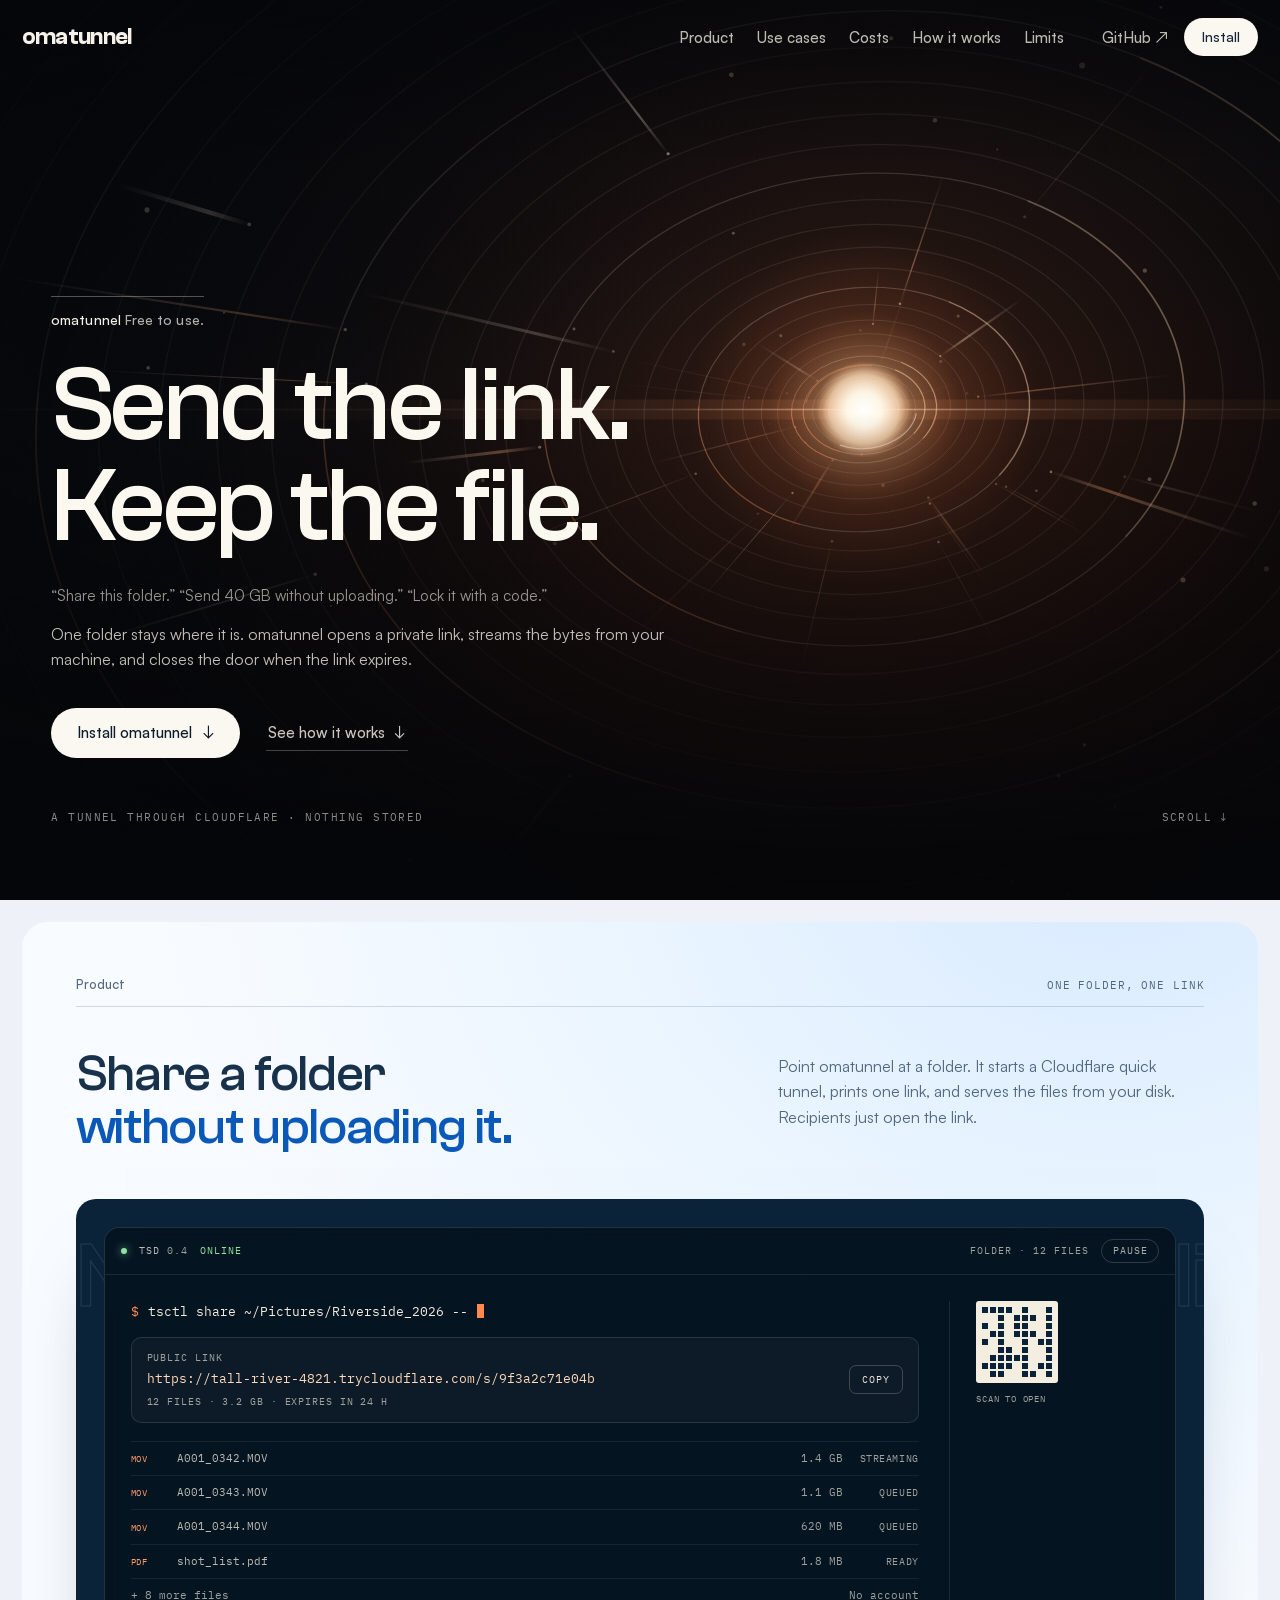
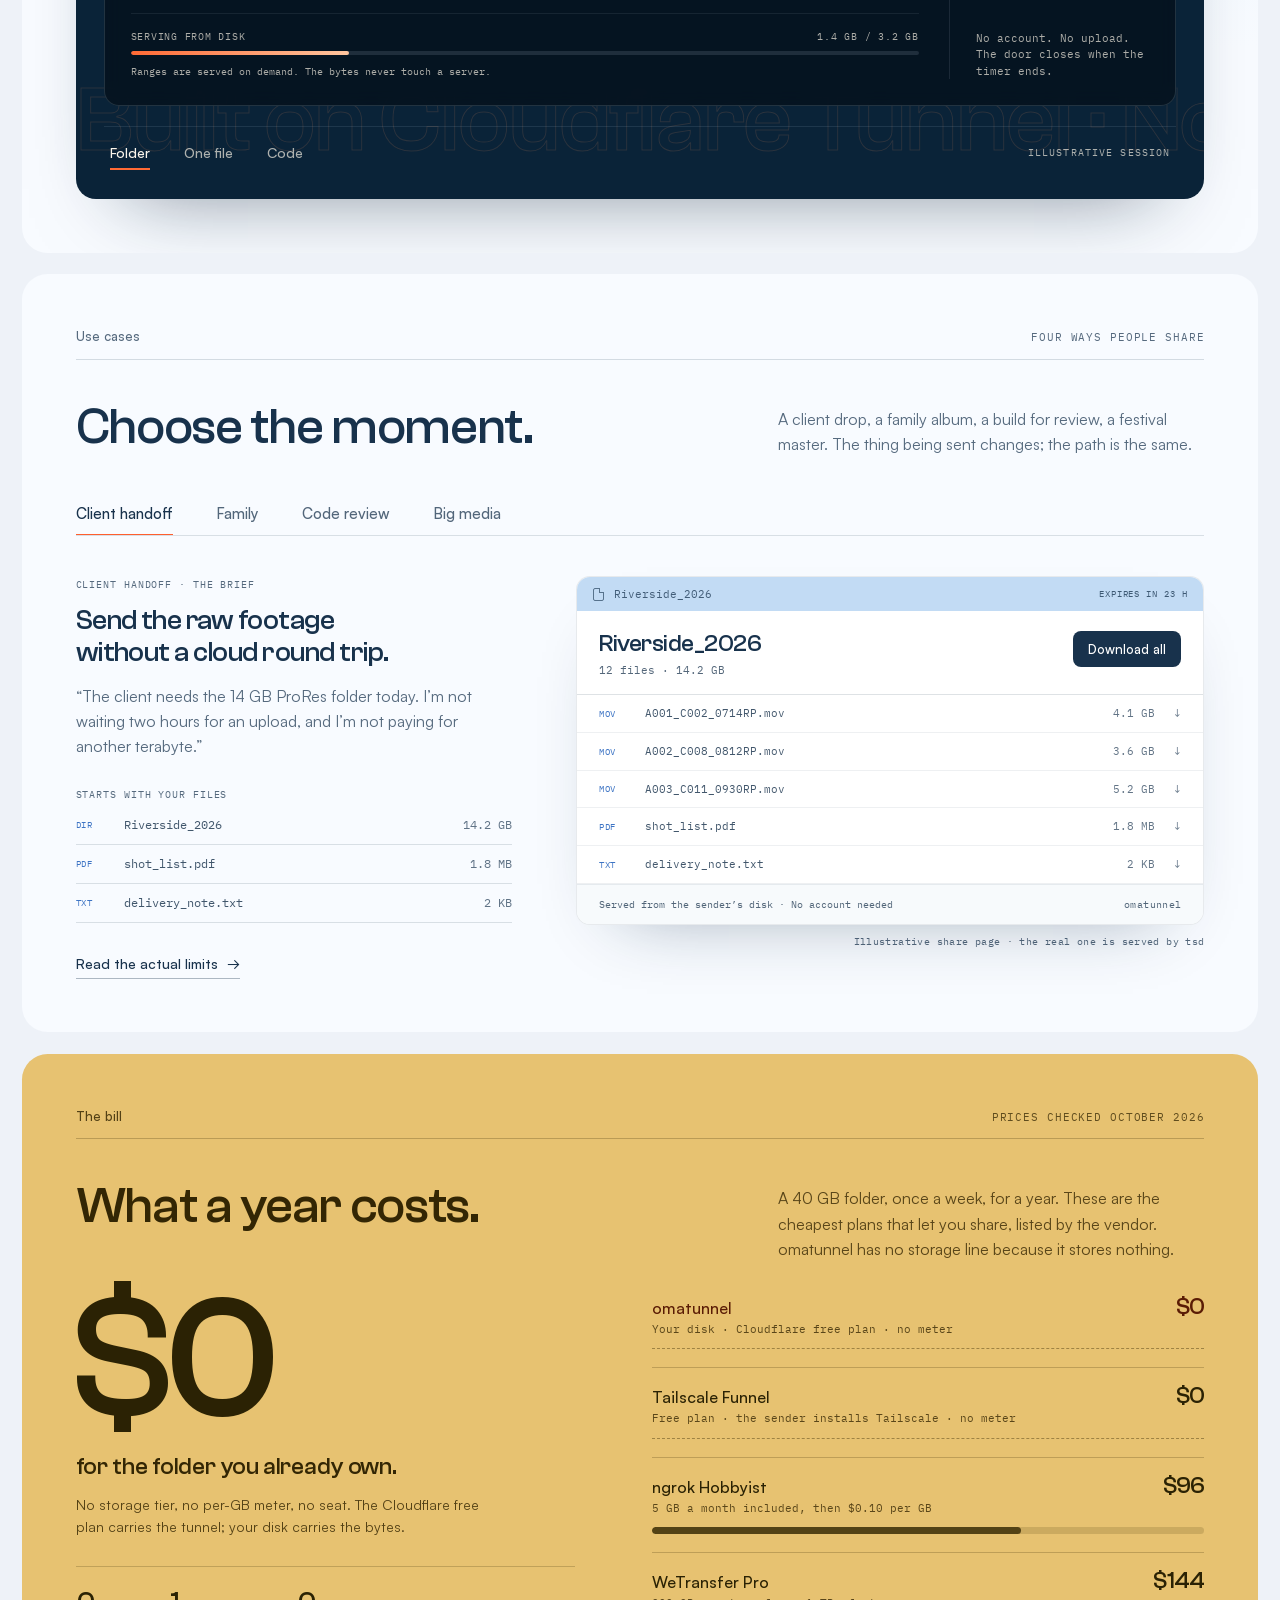
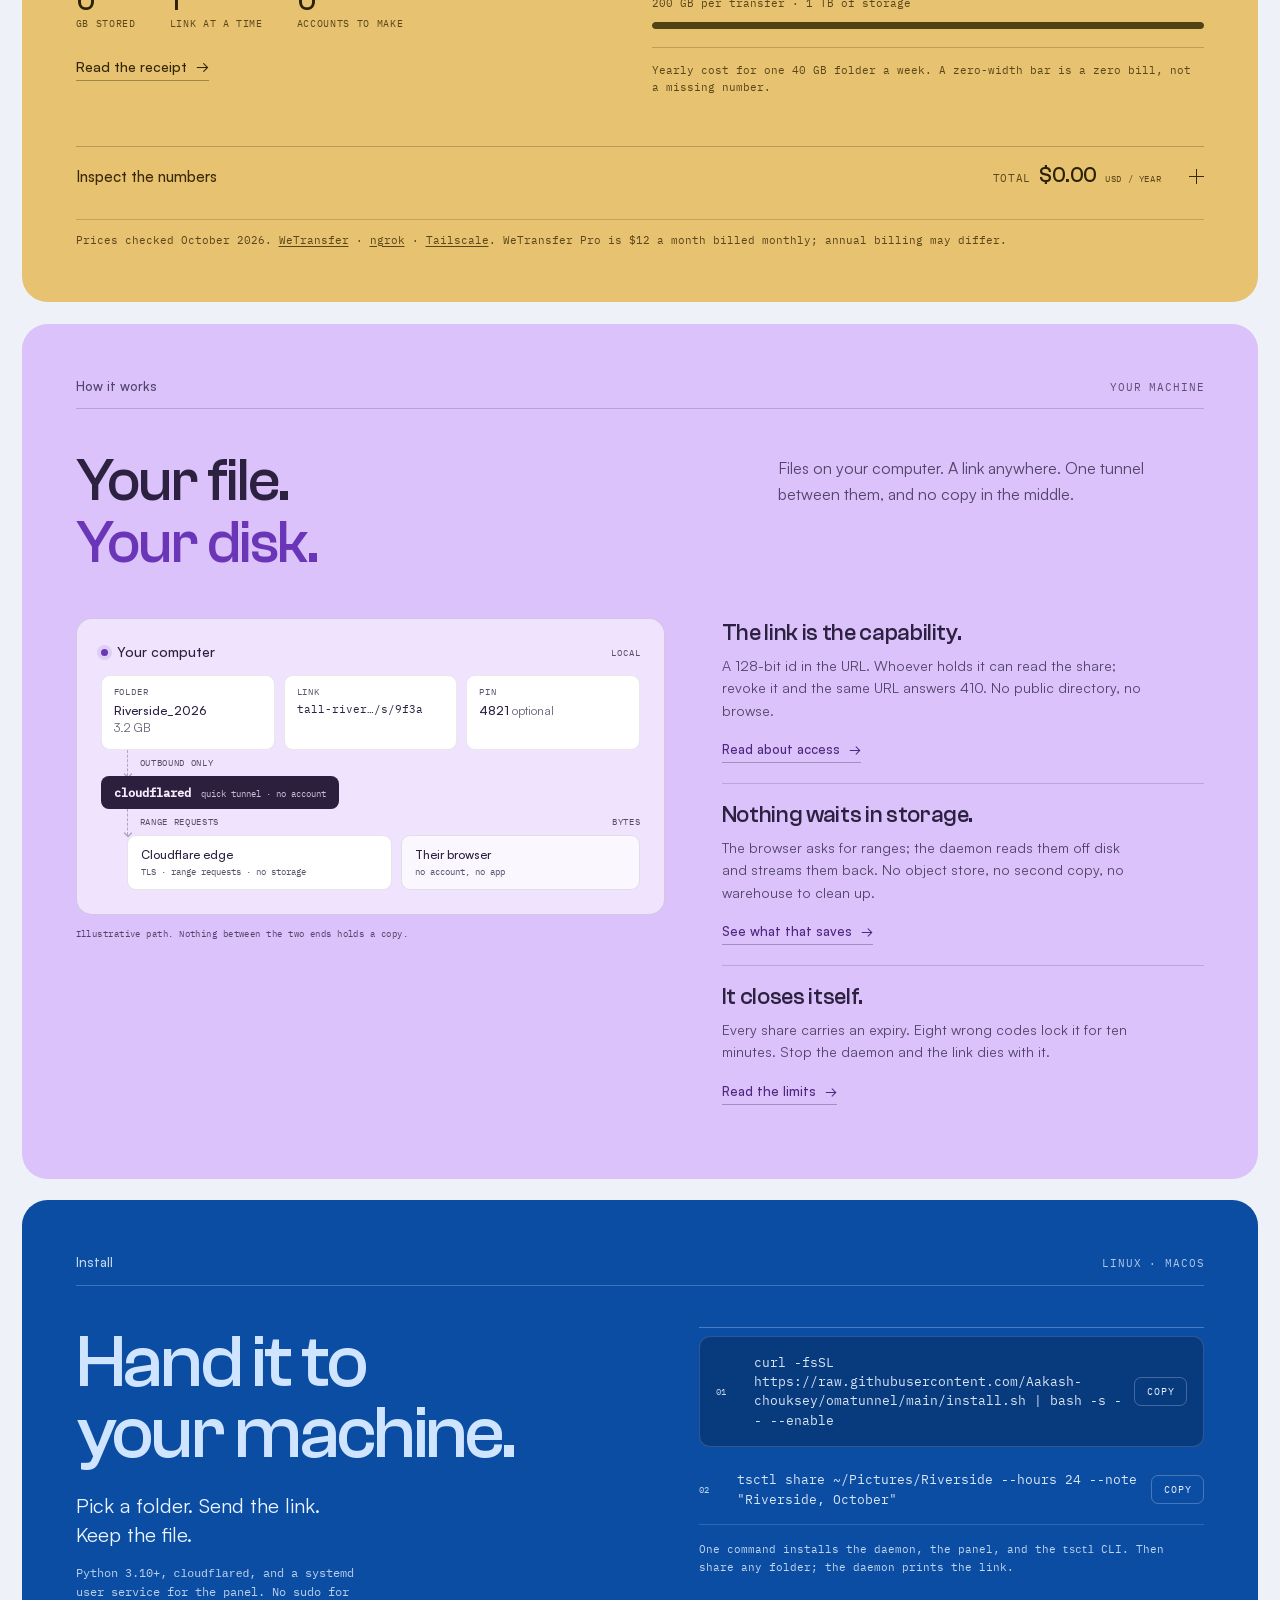
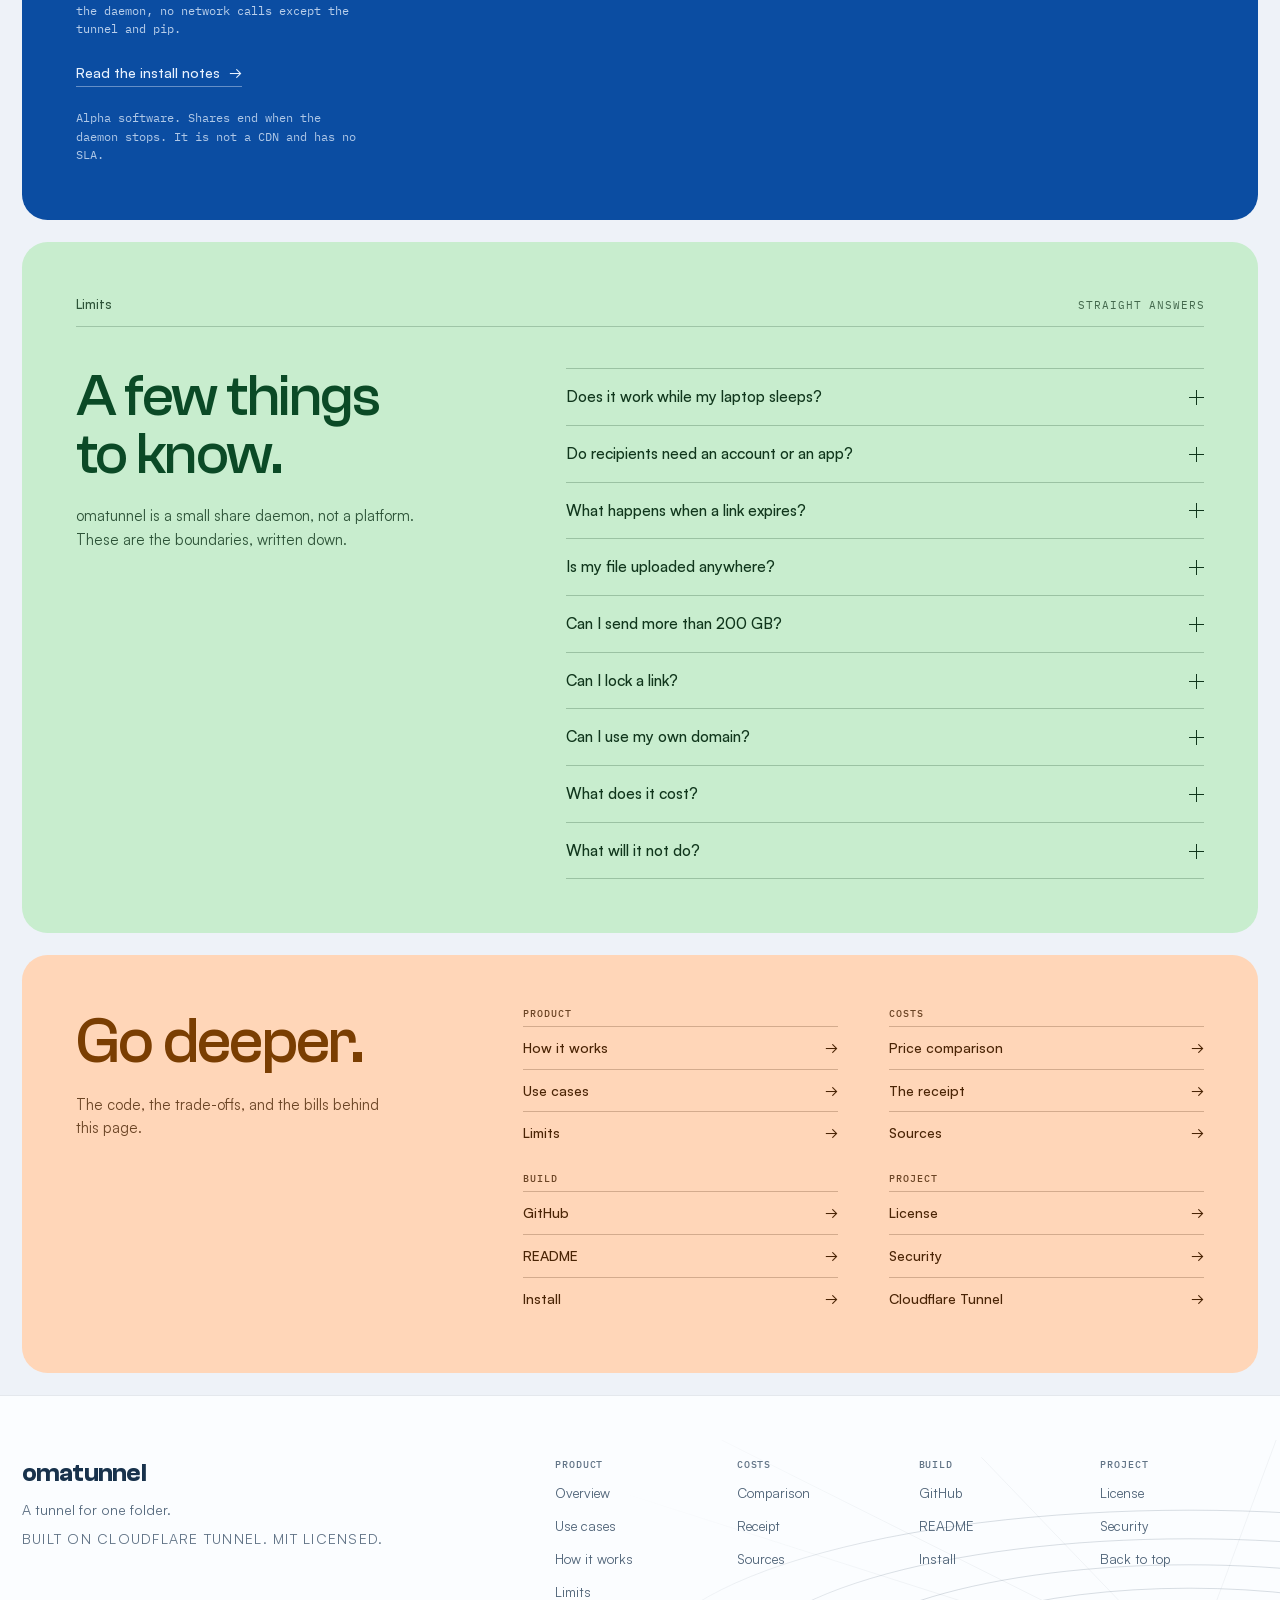
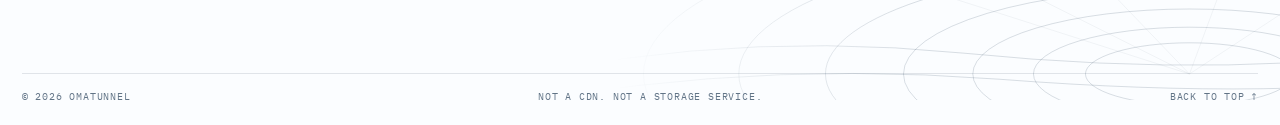
<file: site/index.html>
<!doctype html>
<html lang="en" class="no-js">
<head>
<meta charset="utf-8">
<meta name="viewport" content="width=device-width, initial-scale=1">
<meta name="color-scheme" content="light">
<meta name="theme-color" content="#0a121c">
<title>omatunnel — a tunnel for one folder</title>
<meta name="description" content="Share a file or folder straight from your own disk through a Cloudflare tunnel. One link, no upload, nothing stored, and every link expires.">
<meta property="og:title" content="omatunnel — a tunnel for one folder">
<meta property="og:description" content="A tunnel from your disk to their browser. No upload, no storage bill, and every link expires.">
<meta property="og:type" content="website">
<link rel="icon" href="data:image/svg+xml,%3Csvg xmlns='http://www.w3.org/2000/svg' viewBox='0 0 64 64'%3E%3Crect width='64' height='64' rx='14' fill='%230a121c'/%3E%3Cellipse cx='32' cy='32' rx='23' ry='9.5' fill='none' stroke='%23e8a06a' stroke-opacity='.38'/%3E%3Cellipse cx='32' cy='32' rx='15' ry='6' fill='none' stroke='%23e8a06a' stroke-opacity='.62'/%3E%3Cellipse cx='32' cy='32' rx='7' ry='3' fill='none' stroke='%23ffd9b8' stroke-opacity='.9'/%3E%3Ccircle cx='32' cy='32' r='2.6' fill='%23fff6e9'/%3E%3C/svg%3E">
<link rel="preload" href="fonts/clash-grotesk-500.woff2" as="font" type="font/woff2" crossorigin>
<link rel="preload" href="fonts/satoshi-400.woff2" as="font" type="font/woff2" crossorigin>
<link rel="stylesheet" href="landing.css">
<script>document.documentElement.classList.replace("no-js", "js");</script>
</head>
<body>

<a class="skip" href="#main">Skip to content</a>

<header class="site-header" data-header>
  <div class="nav-wrap">
    <a class="wordmark" href="#top" aria-label="omatunnel home">omatunnel</a>

    <nav class="nav-links" aria-label="Primary">
      <a href="#product">Product</a>
      <a href="#use-cases">Use cases</a>
      <a href="#costs">Costs</a>
      <a href="#how">How it works</a>
      <a href="#limits">Limits</a>
    </nav>

    <div class="nav-actions">
      <a class="nav-gh" href="https://github.com/Aakash-chouksey/omatunnel" rel="noopener">GitHub <span aria-hidden="true">↗</span></a>
      <a class="pill pill--nav" href="#install">Install</a>
      <button class="menu-btn" type="button" data-menu aria-expanded="false" aria-controls="mobile-menu">
        <span class="menu-bars" aria-hidden="true"><i></i><i></i></span>
        <span class="sr-only">Open menu</span>
      </button>
    </div>
  </div>

  <div class="mobile-menu" id="mobile-menu" data-mobile-menu hidden>
    <nav aria-label="Mobile">
      <a href="#product">Product</a>
      <a href="#use-cases">Use cases</a>
      <a href="#costs">Costs</a>
      <a href="#how">How it works</a>
      <a href="#install">Install</a>
      <a href="#limits">Limits</a>
      <a href="https://github.com/Aakash-chouksey/omatunnel" rel="noopener">GitHub ↗</a>
    </nav>
    <a class="pill pill--nav mobile-install" href="#install">Install omatunnel</a>
  </div>
</header>

<main id="main">

  <!-- ============ hero ============ -->
  <section class="hero" id="top">
    <canvas class="hero-canvas" data-tunnel aria-hidden="true"></canvas>
    <div class="hero-grade" aria-hidden="true"></div>
    <div class="hero-grain" aria-hidden="true"></div>

    <div class="hero-content">
      <p class="hero-kicker"><span>omatunnel</span> Free to use.</p>
      <h1>Send the link.<br>Keep the file.</h1>
      <p class="hero-prompts">“Share this folder.” “Send 40 GB without uploading.” “Lock it with a code.”</p>
      <p class="hero-sub">One folder stays where it is. omatunnel opens a private link, streams the bytes from your machine, and closes the door when the link expires.</p>
      <div class="hero-actions">
        <a class="pill pill--light" href="#install">Install omatunnel <span class="arr" aria-hidden="true">↓</span></a>
        <a class="play-link" href="#product">See how it works <span class="arr" aria-hidden="true">↓</span></a>
      </div>
    </div>

    <div class="hero-foot">
      <span class="hero-fine">A tunnel through Cloudflare · nothing stored</span>
      <span class="hero-scroll">Scroll <span aria-hidden="true">↓</span></span>
    </div>
  </section>

  <!-- ============ product ============ -->
  <section class="card card--product" id="product" data-reveal>
    <p class="label"><span>Product</span><span class="label-note">One folder, one link</span></p>

    <div class="split split--head">
      <h2 class="h2">Share a folder<br><span class="tint-blue">without uploading it.</span></h2>
      <p class="lede">Point omatunnel at a folder. It starts a Cloudflare quick tunnel, prints one link, and serves the files from your disk. Recipients just open the link.</p>
    </div>

    <div class="stage">
      <div class="stage-ticker" aria-hidden="true">
        <div class="ticker-line">No upload · No storage · One link · Revoke anytime · No upload · No storage · One link · Revoke anytime ·</div>
        <div class="ticker-line ticker-line--rev">Built on Cloudflare Tunnel · Nothing leaves your disk · Built on Cloudflare Tunnel · Nothing leaves your disk ·</div>
      </div>

      <div class="console" id="console-demo">
        <div class="console-bar">
          <span class="console-led" aria-hidden="true"></span>
          <span class="console-name">tsd <em>0.4</em></span>
          <span class="console-state">online</span>
          <span class="console-mode" data-mode-label>folder · 12 files</span>
          <button class="console-pause" type="button" data-pause aria-pressed="false">Pause</button>
        </div>

        <div class="console-body">
          <div class="console-main">
            <p class="cmdline"><span class="prompt" aria-hidden="true">$</span><span class="cmd" data-command>tsctl share ~/Pictures/Riverside_2026 --hours 24</span><span class="caret" aria-hidden="true"></span></p>

            <div class="linkbox">
              <div class="linkbox-text">
                <p class="micro">Public link</p>
                <p class="link-url" data-link>https://tall-river-4821.trycloudflare.com/s/9f3a2c71e04b</p>
                <p class="micro link-meta" data-meta>12 files · 3.2 GB · expires in 24 h</p>
              </div>
              <button class="copy" type="button" data-copy data-copied-label="Copied">Copy</button>
            </div>

            <ul class="file-list" data-files>
              <li><span class="ftype">MOV</span><span class="fname">A001_0342.MOV</span><span class="fsize">1.4 GB</span><span class="fstate">streaming</span></li>
              <li><span class="ftype">MOV</span><span class="fname">A001_0343.MOV</span><span class="fsize">1.1 GB</span><span class="fstate">queued</span></li>
              <li><span class="ftype">MOV</span><span class="fname">A001_0344.MOV</span><span class="fsize">620 MB</span><span class="fstate">queued</span></li>
              <li><span class="ftype">PDF</span><span class="fname">shot_list.pdf</span><span class="fsize">1.8 MB</span><span class="fstate">ready</span></li>
              <li class="file-more"><span>+ 8 more files</span><span>No account</span></li>
            </ul>

            <div class="progress-wrap">
              <div class="progress-head">
                <span data-progress-label>Serving from disk</span>
                <span data-progress-value>1.4 GB / 3.2 GB</span>
              </div>
              <div class="progress" role="img" aria-label="14 percent of this share has been served"><i data-progress style="width:44%"></i></div>
              <p class="progress-note">Ranges are served on demand. The bytes never touch a server.</p>
            </div>
          </div>

          <aside class="console-side">
            <div class="qr" aria-hidden="true">
              <span></span><span></span><span></span><span></span><span></span><span></span><span></span><span></span><span></span>
              <span></span><span></span><span></span><span></span><span></span><span></span><span></span><span></span><span></span>
              <span></span><span></span><span></span><span></span><span></span><span></span><span></span><span></span><span></span>
              <span></span><span></span><span></span><span></span><span></span><span></span><span></span><span></span><span></span>
              <span></span><span></span><span></span><span></span><span></span><span></span><span></span><span></span><span></span>
              <span></span><span></span><span></span><span></span><span></span><span></span><span></span><span></span><span></span>
              <span></span><span></span><span></span><span></span><span></span><span></span><span></span><span></span><span></span>
              <span></span><span></span><span></span><span></span><span></span><span></span><span></span><span></span><span></span>
              <span></span><span></span><span></span><span></span><span></span><span></span><span></span><span></span><span></span>
            </div>
            <p class="micro qr-note">Scan to open</p>
            <div class="pin-badge" data-pin hidden>PIN <b>4821</b></div>
            <p class="side-note">No account. No upload. The door closes when the timer ends.</p>
          </aside>
        </div>
      </div>

      <div class="stage-tabs">
        <div class="tabs js-tabs" role="tablist" aria-label="Share mode">
          <button class="tab is-active" type="button" role="tab" aria-selected="true" aria-controls="console-demo" data-mode="folder">Folder</button>
          <button class="tab" type="button" role="tab" aria-selected="false" aria-controls="console-demo" data-mode="file">One file</button>
          <button class="tab" type="button" role="tab" aria-selected="false" aria-controls="console-demo" data-mode="code">Code</button>
        </div>
        <p class="stage-note">Illustrative session</p>
      </div>
    </div>
  </section>

  <!-- ============ use cases ============ -->
  <section class="card card--use" id="use-cases" data-reveal>
    <p class="label"><span>Use cases</span><span class="label-note">Four ways people share</span></p>

    <div class="split split--head">
      <h2 class="h2">Choose the moment.</h2>
      <p class="lede">A client drop, a family album, a build for review, a festival master. The thing being sent changes; the path is the same.</p>
    </div>

    <div class="use">
      <div class="tabs use-tabs js-tabs" role="tablist" aria-label="Use cases">
        <button class="tab is-active" type="button" role="tab" aria-selected="true" aria-controls="use-panel" data-use="client">Client handoff</button>
        <button class="tab" type="button" role="tab" aria-selected="false" aria-controls="use-panel" data-use="family">Family</button>
        <button class="tab" type="button" role="tab" aria-selected="false" aria-controls="use-panel" data-use="code">Code review</button>
        <button class="tab" type="button" role="tab" aria-selected="false" aria-controls="use-panel" data-use="media">Big media</button>
      </div>

      <div class="use-grid" id="use-panel">
        <div class="brief">
          <p class="micro" data-brief-kicker>Client handoff · The brief</p>
          <h3 class="brief-title" data-brief-title>Send the raw footage without a cloud round trip.</h3>
          <blockquote data-brief-quote>“The client needs the 14 GB ProRes folder today. I’m not waiting two hours for an upload, and I’m not paying for another terabyte.”</blockquote>

          <p class="micro brief-label">Starts with your files</p>
          <ul class="source-list" data-source-list>
            <li><span class="ftype">DIR</span><span>Riverside_2026</span><span>14.2 GB</span></li>
            <li><span class="ftype">PDF</span><span>shot_list.pdf</span><span>1.8 MB</span></li>
            <li><span class="ftype">TXT</span><span>delivery_note.txt</span><span>2 KB</span></li>
          </ul>

          <a class="arrow-link" href="#limits">Read the actual limits <span aria-hidden="true">→</span></a>
        </div>

        <div class="preview-wrap">
          <div class="preview">
            <div class="preview-bar">
              <span class="preview-fileicon" aria-hidden="true"></span>
              <span class="preview-path" data-preview-path>Riverside_2026</span>
              <span class="preview-exp" data-preview-exp>Expires in 23 h</span>
            </div>
            <div class="preview-head">
              <div>
                <h4 data-preview-title>Riverside_2026</h4>
                <p data-preview-meta>12 files · 14.2 GB</p>
              </div>
              <span class="pill pill--download" data-preview-download>Download all</span>
            </div>
            <ul class="preview-rows" data-preview-rows>
              <li><span class="ftype">MOV</span><span class="pname">A001_C002_0714RP.mov</span><span class="psize">4.1 GB</span><span class="pdown" aria-hidden="true">↓</span></li>
              <li><span class="ftype">MOV</span><span class="pname">A002_C008_0812RP.mov</span><span class="psize">3.6 GB</span><span class="pdown" aria-hidden="true">↓</span></li>
              <li><span class="ftype">MOV</span><span class="pname">A003_C011_0930RP.mov</span><span class="psize">5.2 GB</span><span class="pdown" aria-hidden="true">↓</span></li>
              <li><span class="ftype">PDF</span><span class="pname">shot_list.pdf</span><span class="psize">1.8 MB</span><span class="pdown" aria-hidden="true">↓</span></li>
              <li><span class="ftype">TXT</span><span class="pname">delivery_note.txt</span><span class="psize">2 KB</span><span class="pdown" aria-hidden="true">↓</span></li>
            </ul>
            <div class="preview-foot">
              <span data-preview-foot>Served from the sender’s disk · No account needed</span>
              <span class="powered">omatunnel</span>
            </div>
          </div>
          <p class="preview-caption">Illustrative share page · the real one is served by <code>tsd</code></p>
        </div>
      </div>
    </div>
  </section>

  <!-- ============ costs ============ -->
  <section class="card card--costs" id="costs" data-reveal>
    <p class="label"><span>The bill</span><span class="label-note">Prices checked October 2026</span></p>

    <div class="split split--head">
      <h2 class="h2">What a year costs.</h2>
      <p class="lede">A 40 GB folder, once a week, for a year. These are the cheapest plans that let you share, listed by the vendor. omatunnel has no storage line because it stores nothing.</p>
    </div>

    <div class="cost-grid">
      <div class="cost-hero">
        <div class="big">$0</div>
        <p class="cost-cap">for the folder you already own.</p>
        <p class="cost-sub">No storage tier, no per-GB meter, no seat. The Cloudflare free plan carries the tunnel; your disk carries the bytes.</p>
        <ul class="stat-row">
          <li><b>0</b><span>GB stored</span></li>
          <li><b>1</b><span>link at a time</span></li>
          <li><b>0</b><span>accounts to make</span></li>
        </ul>
        <a class="arrow-link" href="#receipt">Read the receipt <span aria-hidden="true">→</span></a>
      </div>

      <div class="meters">
        <div class="meter-row meter-row--this meter-row--zero" style="--w:0">
          <div class="meter-head"><span class="mname">omatunnel</span><span class="mprice">$0</span></div>
          <p class="mnote">Your disk · Cloudflare free plan · no meter</p>
          <div class="meter"><i></i></div>
        </div>
        <div class="meter-row meter-row--zero" style="--w:0">
          <div class="meter-head"><span class="mname">Tailscale Funnel</span><span class="mprice">$0</span></div>
          <p class="mnote">Free plan · the sender installs Tailscale · no meter</p>
          <div class="meter"><i></i></div>
        </div>
        <div class="meter-row" style="--w:66.7%">
          <div class="meter-head"><span class="mname">ngrok Hobbyist</span><span class="mprice">$96</span></div>
          <p class="mnote">5 GB a month included, then $0.10 per GB</p>
          <div class="meter"><i></i></div>
        </div>
        <div class="meter-row" style="--w:100%">
          <div class="meter-head"><span class="mname">WeTransfer Pro</span><span class="mprice">$144</span></div>
          <p class="mnote">200 GB per transfer · 1 TB of storage</p>
          <div class="meter"><i></i></div>
        </div>
        <p class="meter-foot">Yearly cost for one 40 GB folder a week. A zero-width bar is a zero bill, not a missing number.</p>
      </div>
    </div>

    <details class="receipt" id="receipt">
      <summary class="receipt-summary">
        <span>Inspect the numbers</span>
        <span class="receipt-total">Total <b>$0.00</b> <span>USD / year</span></span>
        <span class="receipt-toggle" aria-hidden="true"></span>
      </summary>
      <div class="receipt-body">
        <div class="receipt-lines">
          <div><span>cloudflared quick tunnel</span><b>included</b></div>
          <div><span>object storage</span><b>none</b></div>
          <div><span>egress or requests</span><b>none</b></div>
          <div><span>account</span><b>none</b></div>
          <div class="receipt-last"><span>Total</span><b>$0.00</b></div>
          <span class="stamp">paid by your disk</span>
        </div>

        <div class="table-scroll">
          <table class="compare">
            <thead>
              <tr><th scope="col">Service</th><th scope="col">Price / year</th><th scope="col">What you get</th><th scope="col">Where the file waits</th></tr>
            </thead>
            <tbody>
              <tr class="row-this"><td><b>omatunnel</b><span>self-hosted</span></td><td>$0</td><td>No cap · no storage · optional code</td><td>Your disk</td></tr>
              <tr><td><b>WeTransfer Pro</b><span>upload</span></td><td>$144</td><td>200 GB per transfer · 1 TB of storage</td><td>WeTransfer’s servers</td></tr>
              <tr><td><b>ngrok Hobbyist</b><span>tunnel</span></td><td>$96</td><td>5 GB a month included, then $0.10 per GB</td><td>Your disk</td></tr>
              <tr><td><b>Tailscale Funnel</b><span>tunnel</span></td><td>$0</td><td>One public HTTPS URL to a local service</td><td>Your disk</td></tr>
            </tbody>
          </table>
        </div>

        <p class="sources">List prices, October 2026: <a href="https://wetransfer.com/pricing" rel="noopener">WeTransfer</a> · <a href="https://ngrok.com/pricing" rel="noopener">ngrok</a> · <a href="https://tailscale.com/pricing" rel="noopener">Tailscale</a>. WeTransfer Pro is $12 a month billed monthly. Annual billing may be cheaper. Prices change; check the vendor before you quote this page.</p>
      </div>
    </details>

    <p class="sources sources--foot" id="sources-out">Prices checked October 2026. <a href="https://wetransfer.com/pricing" rel="noopener">WeTransfer</a> · <a href="https://ngrok.com/pricing" rel="noopener">ngrok</a> · <a href="https://tailscale.com/pricing" rel="noopener">Tailscale</a>. WeTransfer Pro is $12 a month billed monthly; annual billing may differ.</p>
  </section>

  <!-- ============ how it works ============ -->
  <section class="card card--space" id="how" data-reveal>
    <p class="label"><span>How it works</span><span class="label-note">Your machine</span></p>

    <div class="split split--head">
      <h2 class="h2">Your file.<br><span class="tint-purple">Your disk.</span></h2>
      <p class="lede">Files on your computer. A link anywhere. One tunnel between them, and no copy in the middle.</p>
    </div>

    <div class="space-grid">
      <div class="diagram" role="img" aria-label="Diagram: your computer holds the folder, the link and the optional PIN. An outbound cloudflared tunnel carries range requests from Cloudflare's edge to the recipient's browser. No storage sits in between.">
        <div class="diagram-card">
          <div class="diagram-head"><span class="diagram-dot" aria-hidden="true"></span> Your computer <span class="diagram-tag">local</span></div>
          <div class="diagram-tiles">
            <div><span class="tile-k">Folder</span><span class="tile-v">Riverside_2026<br><em>3.2 GB</em></span></div>
            <div><span class="tile-k">Link</span><span class="tile-v mono">tall-river…/s/9f3a</span></div>
            <div><span class="tile-k">PIN</span><span class="tile-v">4821 <em>optional</em></span></div>
          </div>
          <div class="diagram-pipe" aria-hidden="true"><span>outbound only</span></div>
          <div class="diagram-node"><b>cloudflared</b><span>quick tunnel · no account</span></div>
          <div class="diagram-pipe diagram-pipe--bidir" aria-hidden="true"><span>range requests</span><span>bytes</span></div>
          <div class="diagram-edge">
            <div><b>Cloudflare edge</b><span>TLS · range requests · no storage</span></div>
            <div class="diagram-browser"><b>Their browser</b><span>no account, no app</span></div>
          </div>
        </div>
        <p class="diagram-note">Illustrative path. Nothing between the two ends holds a copy.</p>
      </div>

      <div class="features">
        <article>
          <h3>The link is the capability.</h3>
          <p>A 128-bit id in the URL. Whoever holds it can read the share; revoke it and the same URL answers 410. No public directory, no browse.</p>
          <a class="arrow-link" href="#limits">Read about access <span aria-hidden="true">→</span></a>
        </article>
        <article>
          <h3>Nothing waits in storage.</h3>
          <p>The browser asks for ranges; the daemon reads them off disk and streams them back. No object store, no second copy, no warehouse to clean up.</p>
          <a class="arrow-link" href="#costs">See what that saves <span aria-hidden="true">→</span></a>
        </article>
        <article>
          <h3>It closes itself.</h3>
          <p>Every share carries an expiry. Eight wrong codes lock it for ten minutes. Stop the daemon and the link dies with it.</p>
          <a class="arrow-link" href="#limits">Read the limits <span aria-hidden="true">→</span></a>
        </article>
      </div>
    </div>
  </section>

  <!-- ============ install ============ -->
  <section class="card card--install" id="install" data-reveal>
    <p class="label label--light"><span>Install</span><span class="label-note">Linux · macOS</span></p>

    <div class="install-grid">
      <div class="install-copy">
        <h2 class="h2 h2--install">Hand it to<br>your machine.</h2>
        <p class="install-sub">Pick a folder. Send the link. Keep the file.</p>
        <p class="install-fine">Python 3.10+, <code>cloudflared</code>, and a systemd user service for the panel. No sudo for the daemon, no network calls except the tunnel and pip.</p>
        <a class="arrow-link arrow-link--light" href="https://github.com/Aakash-chouksey/omatunnel#readme" rel="noopener">Read the install notes <span aria-hidden="true">→</span></a>
        <p class="install-fine install-fine--dim">Alpha software. Shares end when the daemon stops. It is not a CDN and has no SLA.</p>
      </div>

      <div class="commands">
        <div class="cmd cmd--primary">
          <span class="cmd-num">01</span>
          <code>curl -fsSL https://raw.githubusercontent.com/Aakash-chouksey/omatunnel/main/install.sh | bash -s -- --enable</code>
          <button class="copy copy--blue" type="button" data-copy data-copied-label="Copied">Copy</button>
        </div>
        <div class="cmd">
          <span class="cmd-num">02</span>
          <code>tsctl share ~/Pictures/Riverside --hours 24 --note "Riverside, October"</code>
          <button class="copy copy--blue" type="button" data-copy data-copied-label="Copied">Copy</button>
        </div>
        <p class="cmd-foot">One command installs the daemon, the panel, and the <code>tsctl</code> CLI. Then share any folder; the daemon prints the link.</p>
      </div>
    </div>
  </section>

  <!-- ============ limits ============ -->
  <section class="card card--faq" id="limits" data-reveal>
    <p class="label"><span>Limits</span><span class="label-note">Straight answers</span></p>

    <div class="faq-grid">
      <div class="faq-copy">
        <h2 class="h2 h2--faq">A few things<br>to know.</h2>
        <p class="lede">omatunnel is a small share daemon, not a platform. These are the boundaries, written down.</p>
      </div>

      <div class="faq">
        <details>
          <summary><span>Does it work while my laptop sleeps?</span><i aria-hidden="true"></i></summary>
          <div><p>No. The bytes live on your disk, so the machine has to be awake and online while someone downloads. If the lid closes, the download stops.</p></div>
        </details>
        <details>
          <summary><span>Do recipients need an account or an app?</span><i aria-hidden="true"></i></summary>
          <div><p>No. The link opens in a normal browser. Downloads use plain HTTP range requests, so they can resume after a dropped connection.</p></div>
        </details>
        <details>
          <summary><span>What happens when a link expires?</span><i aria-hidden="true"></i></summary>
          <div><p>The daemon stops serving it and the URL answers 410. Start a new share for a new link. Expiry is checked per request, not by a background job.</p></div>
        </details>
        <details>
          <summary><span>Is my file uploaded anywhere?</span><i aria-hidden="true"></i></summary>
          <div><p>No. Cloudflare carries the request and the response, but the bytes are read from your disk on demand. omatunnel has no object storage and keeps no copy.</p></div>
        </details>
        <details>
          <summary><span>Can I send more than 200 GB?</span><i aria-hidden="true"></i></summary>
          <div><p>Yes. There is no transfer cap. The one hard ceiling is Cloudflare’s 100 MB request body limit, which applies to uploads into the panel; downloads have no enforced cap.</p></div>
        </details>
        <details>
          <summary><span>Can I lock a link?</span><i aria-hidden="true"></i></summary>
          <div><p>Yes: <code>--pin 4821</code>. Codes are 4–8 digits, stored as PBKDF2-HMAC-SHA256 with 210k rounds. Eight wrong tries lock the share for ten minutes.</p></div>
        </details>
        <details>
          <summary><span>Can I use my own domain?</span><i aria-hidden="true"></i></summary>
          <div><p>A quick tunnel gets a random <code>trycloudflare.com</code> hostname that changes on every restart. A named tunnel needs a Cloudflare account and a domain you already own; that is the only path that can add cost.</p></div>
        </details>
        <details>
          <summary><span>What does it cost?</span><i aria-hidden="true"></i></summary>
          <div><p>Nothing. The Cloudflare free plan carries the tunnel, no account is needed for a quick tunnel, and your disk carries the bytes. <a href="#costs">The bills are compared above.</a></p></div>
        </details>
        <details>
          <summary><span>What will it not do?</span><i aria-hidden="true"></i></summary>
          <div><p>It will not keep files online while your machine is off, serve as a public CDN, or survive a lost laptop. It will not invite a recipient into a repo or an app; it hands over files.</p></div>
        </details>
      </div>
    </div>
  </section>

  <!-- ============ go deeper ============ -->
  <section class="card card--deeper" id="deeper" data-reveal>
    <div class="deeper-grid">
      <div class="deeper-copy">
        <h2 class="h2 h2--deep">Go deeper.</h2>
        <p class="lede">The code, the trade-offs, and the bills behind this page.</p>
      </div>

      <div class="deeper-links">
        <div class="link-col">
          <h3>Product</h3>
          <a href="#how">How it works <span aria-hidden="true">→</span></a>
          <a href="#use-cases">Use cases <span aria-hidden="true">→</span></a>
          <a href="#limits">Limits <span aria-hidden="true">→</span></a>
        </div>
        <div class="link-col">
          <h3>Costs</h3>
          <a href="#costs">Price comparison <span aria-hidden="true">→</span></a>
          <a href="#receipt">The receipt <span aria-hidden="true">→</span></a>
          <a href="#sources-out">Sources <span aria-hidden="true">→</span></a>
        </div>
        <div class="link-col">
          <h3>Build</h3>
          <a href="https://github.com/Aakash-chouksey/omatunnel" rel="noopener">GitHub <span aria-hidden="true">→</span></a>
          <a href="https://github.com/Aakash-chouksey/omatunnel#readme" rel="noopener">README <span aria-hidden="true">→</span></a>
          <a href="#install">Install <span aria-hidden="true">→</span></a>
        </div>
        <div class="link-col">
          <h3>Project</h3>
          <a href="https://github.com/Aakash-chouksey/omatunnel/blob/main/LICENSE" rel="noopener">License <span aria-hidden="true">→</span></a>
          <a href="https://github.com/Aakash-chouksey/omatunnel/blob/main/SECURITY.md" rel="noopener">Security <span aria-hidden="true">→</span></a>
          <a href="https://developers.cloudflare.com/cloudflare-one/connections/connect-networks/" rel="noopener">Cloudflare Tunnel <span aria-hidden="true">→</span></a>
        </div>
      </div>
    </div>
  </section>
</main>

<footer class="footer">
  <div class="footer-main">
    <div class="footer-brand">
      <a class="wordmark wordmark--footer" href="#top">omatunnel</a>
      <p>A tunnel for one folder.</p>
      <p class="micro">Built on Cloudflare Tunnel. MIT licensed.</p>
    </div>

    <div class="footer-cols">
      <div>
        <h3>Product</h3>
        <a href="#product">Overview</a>
        <a href="#use-cases">Use cases</a>
        <a href="#how">How it works</a>
        <a href="#limits">Limits</a>
      </div>
      <div>
        <h3>Costs</h3>
        <a href="#costs">Comparison</a>
        <a href="#receipt">Receipt</a>
        <a href="#sources-out">Sources</a>
      </div>
      <div>
        <h3>Build</h3>
        <a href="https://github.com/Aakash-chouksey/omatunnel" rel="noopener">GitHub</a>
        <a href="https://github.com/Aakash-chouksey/omatunnel#readme" rel="noopener">README</a>
        <a href="#install">Install</a>
      </div>
      <div>
        <h3>Project</h3>
        <a href="https://github.com/Aakash-chouksey/omatunnel/blob/main/LICENSE" rel="noopener">License</a>
        <a href="https://github.com/Aakash-chouksey/omatunnel/blob/main/SECURITY.md" rel="noopener">Security</a>
        <a href="#top">Back to top</a>
      </div>
    </div>
  </div>

  <div class="footer-art" aria-hidden="true">
    <svg viewBox="0 0 1200 300" preserveAspectRatio="xMidYMax slice">
      <g fill="none" stroke="currentColor" stroke-width="1">
        <ellipse cx="880" cy="270" rx="120" ry="36"/>
        <ellipse cx="880" cy="270" rx="180" ry="54"/>
        <ellipse cx="880" cy="270" rx="250" ry="75"/>
        <ellipse cx="880" cy="270" rx="330" ry="99"/>
        <ellipse cx="880" cy="270" rx="420" ry="126"/>
        <ellipse cx="880" cy="270" rx="520" ry="156"/>
        <ellipse cx="880" cy="270" rx="630" ry="189"/>
        <path d="M0 300 Q 300 214 620 246 T 1200 236"/>
        <path d="M0 326 Q 320 250 660 276 T 1200 268"/>
      </g>
      <g fill="none" stroke="currentColor" stroke-width="0.6" opacity="0.55">
        <path d="M880 270 L 160 40 M880 270 L 340 0 M880 270 L 640 20 M880 270 L 980 0 M880 270 L 1200 60"/>
      </g>
    </svg>
  </div>

  <div class="footer-bottom">
    <span>© <span data-year>2026</span> omatunnel</span>
    <span class="footer-mid">Not a CDN. Not a storage service.</span>
    <a href="#top">Back to top <span aria-hidden="true">↑</span></a>
  </div>
</footer>

<script src="landing.js" defer></script>
</body>
</html>
</file>
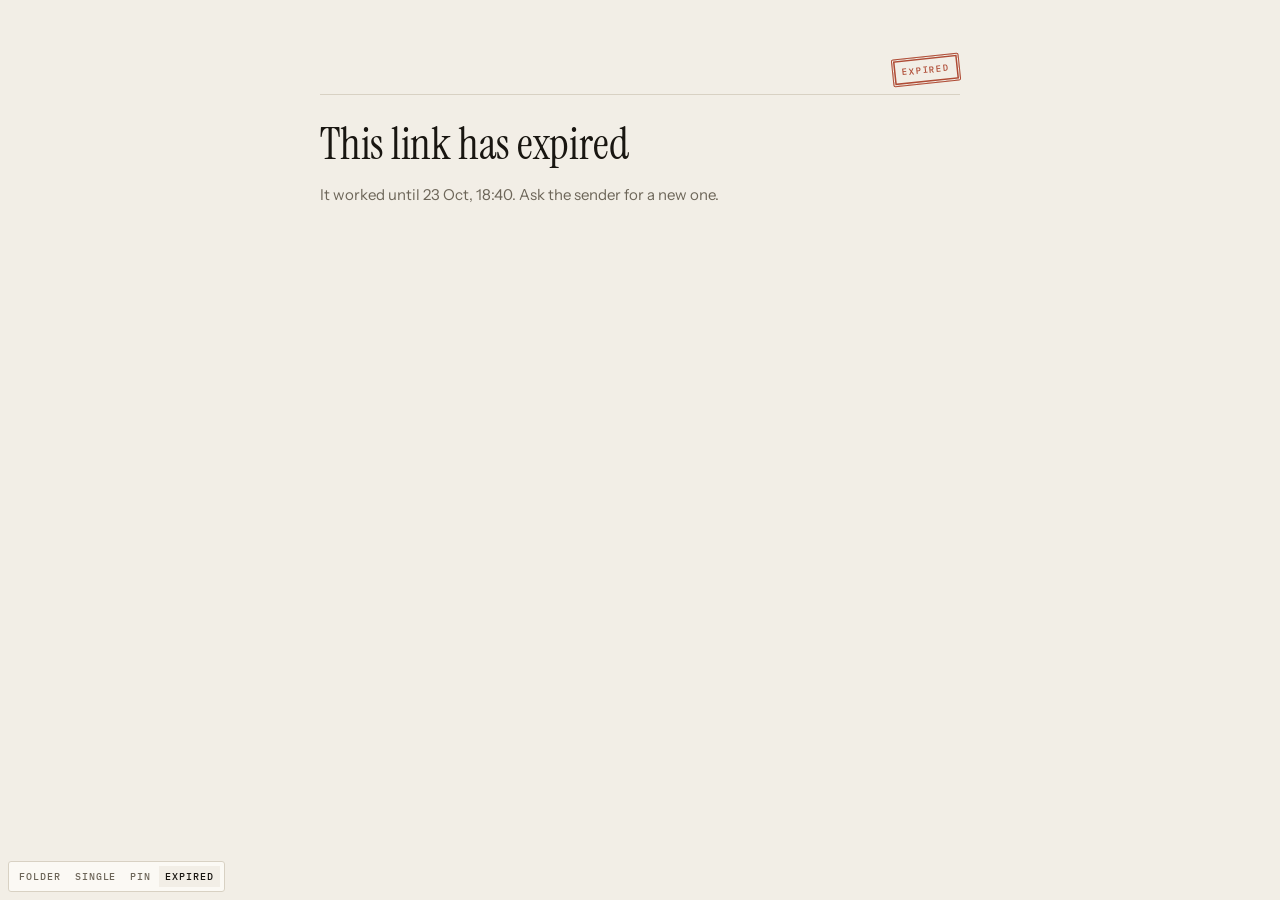
<file: prototypes/a/expired.html>
<!doctype html>
<html lang="en">
<head>
<meta charset="utf-8">
<meta name="viewport" content="width=device-width, initial-scale=1">
<title>This link has expired — TunnelShare</title>
<link rel="icon" href="data:,">
<link rel="preconnect" href="https://fonts.googleapis.com">
<link rel="preconnect" href="https://fonts.gstatic.com" crossorigin>
<link rel="stylesheet" href="https://fonts.googleapis.com/css2?family=IBM+Plex+Mono:wght@400;500&family=Instrument+Sans:wght@400;500&family=Instrument+Serif&display=swap">
<link rel="stylesheet" href="styles.css">
</head>
<body>
<main class="sheet">
  <header class="docket docket--end">
    <p class="stamp"><span>expired</span></p>
  </header>

  <h1 class="note">This link has expired</h1>
  <p class="prose">It worked until 23 Oct, 18:40. Ask the sender for a new one.</p>
</main>

<nav class="devbar" data-dev aria-label="Prototype states">
  <a href="folder.html">folder</a>
  <a href="single.html">single</a>
  <a href="pin.html">pin</a>
  <a href="expired.html" aria-current="page">expired</a>
</nav>
</body>
</html>
</file>
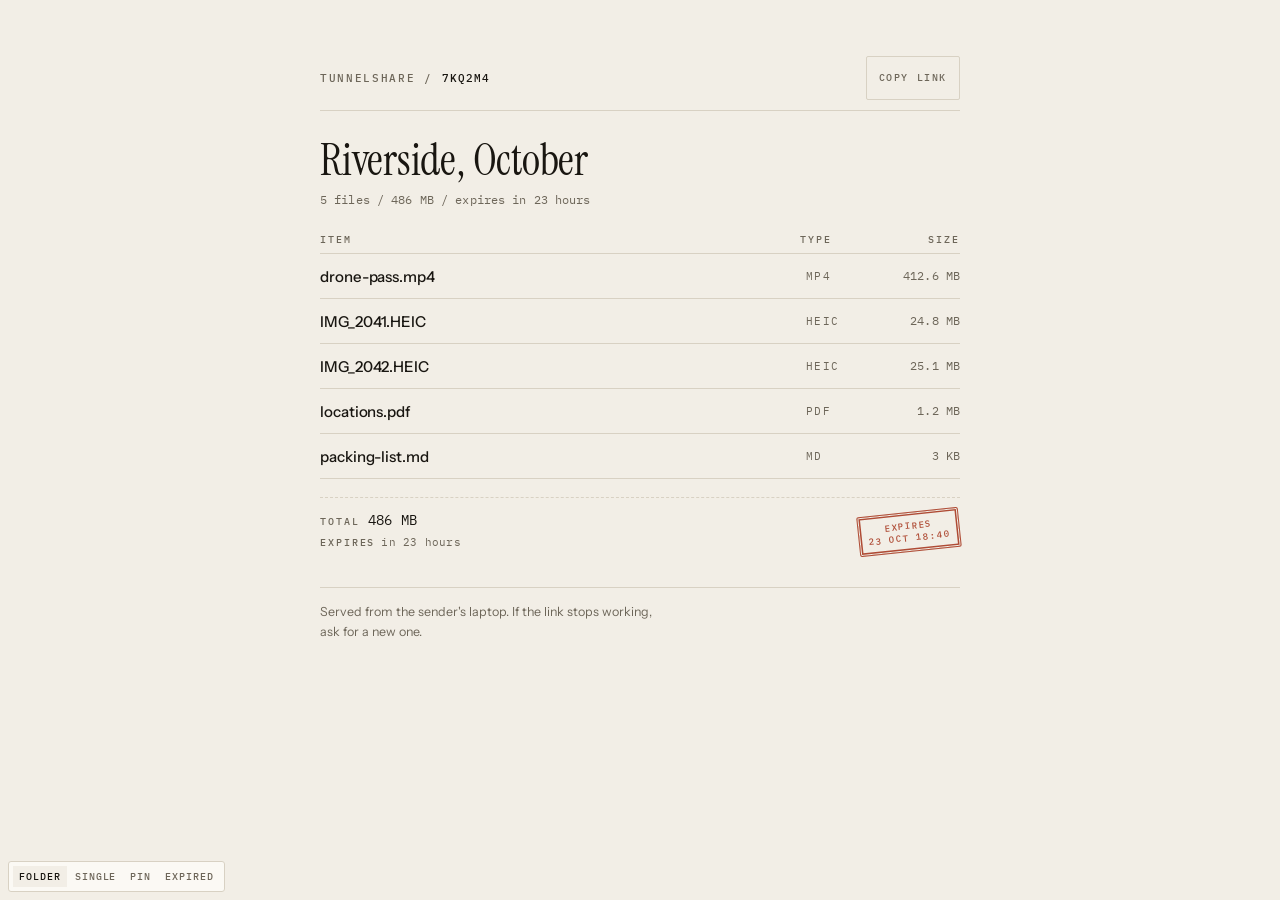
<file: prototypes/a/folder.html>
<!doctype html>
<html lang="en">
<head>
<meta charset="utf-8">
<meta name="viewport" content="width=device-width, initial-scale=1">
<title>Riverside, October — TunnelShare</title>
<link rel="icon" href="data:,">
<link rel="preconnect" href="https://fonts.googleapis.com">
<link rel="preconnect" href="https://fonts.gstatic.com" crossorigin>
<link rel="stylesheet" href="https://fonts.googleapis.com/css2?family=IBM+Plex+Mono:wght@400;500&family=Instrument+Sans:wght@400;500&family=Instrument+Serif&display=swap">
<link rel="stylesheet" href="styles.css">
</head>
<body>
<main class="sheet">
  <header class="docket">
    <p class="eyebrow">TUNNELSHARE / <span class="code">7KQ2M4</span></p>
    <button class="copy" type="button" data-copy="https://7kq2m4.tunnel.share">
      <span class="t" aria-live="polite">Copy link</span>
    </button>
  </header>

  <h1 class="note">Riverside, October</h1>
  <p class="sub">5 files / 486 MB / expires in 23 hours</p>

  <table class="manifest">
    <thead>
      <tr><th scope="col">item</th><th scope="col">type</th><th scope="col">size</th></tr>
    </thead>
    <tbody>
      <tr class="row">
        <th scope="row" class="item"><a href="#">drone-pass.mp4</a></th>
        <td class="type">MP4</td>
        <td class="size"><span class="swap"><span class="bytes">412.6 MB</span><span class="get">Download <span aria-hidden="true">&rarr;</span></span></span></td>
      </tr>
      <tr class="row">
        <th scope="row" class="item"><a href="#">IMG_2041.HEIC</a></th>
        <td class="type">HEIC</td>
        <td class="size"><span class="swap"><span class="bytes">24.8 MB</span><span class="get">Download <span aria-hidden="true">&rarr;</span></span></span></td>
      </tr>
      <tr class="row">
        <th scope="row" class="item"><a href="#">IMG_2042.HEIC</a></th>
        <td class="type">HEIC</td>
        <td class="size"><span class="swap"><span class="bytes">25.1 MB</span><span class="get">Download <span aria-hidden="true">&rarr;</span></span></span></td>
      </tr>
      <tr class="row">
        <th scope="row" class="item"><a href="#">locations.pdf</a></th>
        <td class="type">PDF</td>
        <td class="size"><span class="swap"><span class="bytes">1.2 MB</span><span class="get">Download <span aria-hidden="true">&rarr;</span></span></span></td>
      </tr>
      <tr class="row">
        <th scope="row" class="item"><a href="#">packing-list.md</a></th>
        <td class="type">MD</td>
        <td class="size"><span class="swap"><span class="bytes">3 KB</span><span class="get">Download <span aria-hidden="true">&rarr;</span></span></span></td>
      </tr>
    </tbody>
  </table>

  <div class="total">
    <div>
      <p class="sum"><span class="k">total</span> 486 MB</p>
      <p class="exp"><span class="k">expires</span> <span class="v" data-exp>23 Oct, 18:40</span></p>
    </div>
    <p class="stamp"><span>expires</span><span>23 oct 18:40</span></p>
  </div>

  <p class="foot"><span>Served from the sender's laptop. If the link stops working, ask for a new one.</span></p>
</main>

<nav class="devbar" data-dev aria-label="Prototype states">
  <a href="folder.html" aria-current="page">folder</a>
  <a href="single.html">single</a>
  <a href="pin.html">pin</a>
  <a href="expired.html">expired</a>
</nav>

<script>
(function () {
  var MIN = 60000;
  var until = Date.now() + 23 * 60 * MIN;
  var out = document.querySelector('[data-exp]');

  function tick() {
    var left = until - Date.now();
    var text;
    if (left <= 0) { text = 'now'; }
    else if (left < 60 * MIN) {
      out.parentNode.classList.add('soon');
      text = 'in ' + Math.max(1, Math.round(left / MIN)) + ' min';
    } else {
      text = 'in ' + Math.round(left / (60 * MIN)) + ' hours';
    }
    out.textContent = text;
  }
  if (out) { tick(); setInterval(tick, MIN); }

  var btn = document.querySelector('.copy');
  if (btn) {
    var label = btn.querySelector('.t');
    var idle = label.textContent;
    var reset = function () { setTimeout(function () { label.textContent = idle; }, 1600); };
    var done = function (msg) { label.textContent = msg; reset(); };
    var selectCode = function (finish) {
      var code = document.querySelector('.code');
      if (code) {
        var range = document.createRange();
        range.selectNodeContents(code);
        var sel = window.getSelection();
        sel.removeAllRanges();
        sel.addRange(range);
      }
      finish('Copy failed');
    };
    btn.addEventListener('click', function () {
      var url = btn.getAttribute('data-copy');
      var settled = false;
      var finish = function (msg) { if (!settled) { settled = true; done(msg); } };
      var fallback = function () { selectCode(finish); };
      /* the clipboard promise can hang on a permission prompt */
      setTimeout(function () { if (!settled) { fallback(); } }, 1000);
      if (navigator.clipboard && navigator.clipboard.writeText) {
        navigator.clipboard.writeText(url).then(function () { finish('Copied'); }, fallback);
      } else {
        fallback();
      }
    });
  }
})();
</script>
</body>
</html>
</file>
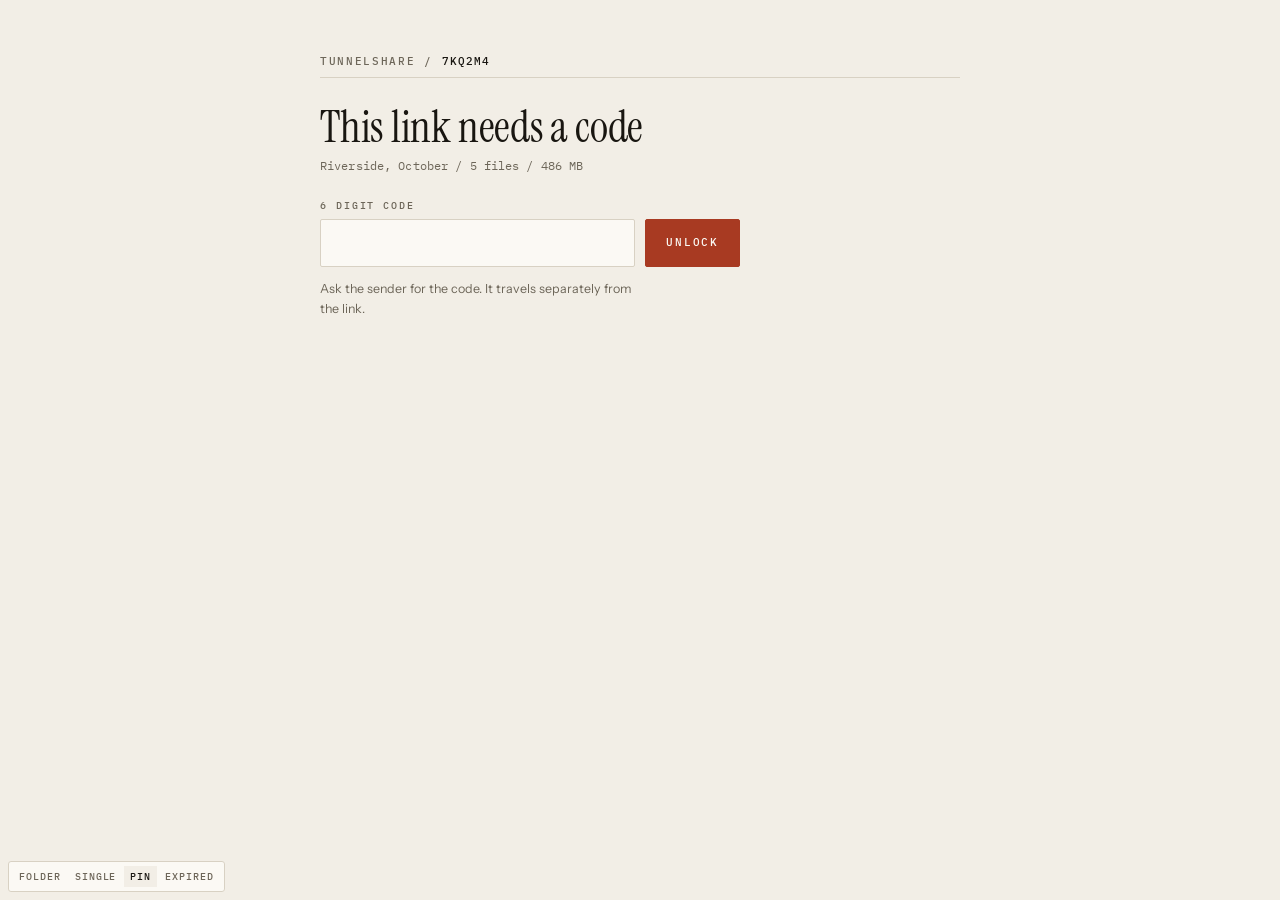
<file: prototypes/a/pin.html>
<!doctype html>
<html lang="en">
<head>
<meta charset="utf-8">
<meta name="viewport" content="width=device-width, initial-scale=1">
<title>This link needs a code — TunnelShare</title>
<link rel="icon" href="data:,">
<link rel="preconnect" href="https://fonts.googleapis.com">
<link rel="preconnect" href="https://fonts.gstatic.com" crossorigin>
<link rel="stylesheet" href="https://fonts.googleapis.com/css2?family=IBM+Plex+Mono:wght@400;500&family=Instrument+Sans:wght@400;500&family=Instrument+Serif&display=swap">
<link rel="stylesheet" href="styles.css">
</head>
<body>
<main class="sheet">
  <header class="docket">
    <p class="eyebrow">TUNNELSHARE / <span class="code">7KQ2M4</span></p>
  </header>

  <h1 class="note">This link needs a code</h1>
  <p class="sub">Riverside, October / 5 files / 486 MB</p>

  <form class="unlock" method="post" action="#" data-tries="3">
    <label class="lbl" for="code">6 digit code</label>
    <div class="field">
      <input class="code-input" id="code" name="code" type="text" inputmode="numeric"
             autocomplete="one-time-code" maxlength="6" spellcheck="false"
             aria-describedby="hint err">
      <button class="btn" type="submit">Unlock</button>
    </div>
    <p class="hint" id="hint">Ask the sender for the code. It travels separately from the link.</p>
    <p class="err" id="err" role="alert" hidden>That code is not right. 3 tries left.</p>
    <p class="err" id="locked" role="alert" hidden>Too many tries. Ask the sender for a new link.</p>
  </form>
</main>

<nav class="devbar" data-dev aria-label="Prototype states">
  <a href="folder.html">folder</a>
  <a href="single.html">single</a>
  <a href="pin.html" aria-current="page">pin</a>
  <a href="expired.html">expired</a>
</nav>

<script>
(function () {
  var form = document.querySelector('.unlock');
  var input = document.getElementById('code');
  var err = document.getElementById('err');
  var locked = document.getElementById('locked');
  var tries = Number(form.getAttribute('data-tries')) || 3;
  var fails = 0;
  var dead = false;

  form.addEventListener('submit', function (event) {
    event.preventDefault();
    if (dead) { return; }

    /* no real code in a prototype: every submit fails, then locks */
    fails = fails + 1;
    if (fails >= tries) {
      dead = true;
      err.hidden = true;
      locked.hidden = false;
      input.setAttribute('aria-invalid', 'true');
      input.disabled = true;
      return;
    }
    err.textContent = 'That code is not right. ' + (tries - fails + 1) + ' tries left.';
    err.hidden = false;
    input.setAttribute('aria-invalid', 'true');
    input.focus();
    input.select();
  });

  input.addEventListener('input', function () {
    input.value = input.value.replace(/\D/g, '').slice(0, 6);
    if (!err.hidden) { err.hidden = true; }
    input.removeAttribute('aria-invalid');
  });
})();
</script>
</body>
</html>
</file>
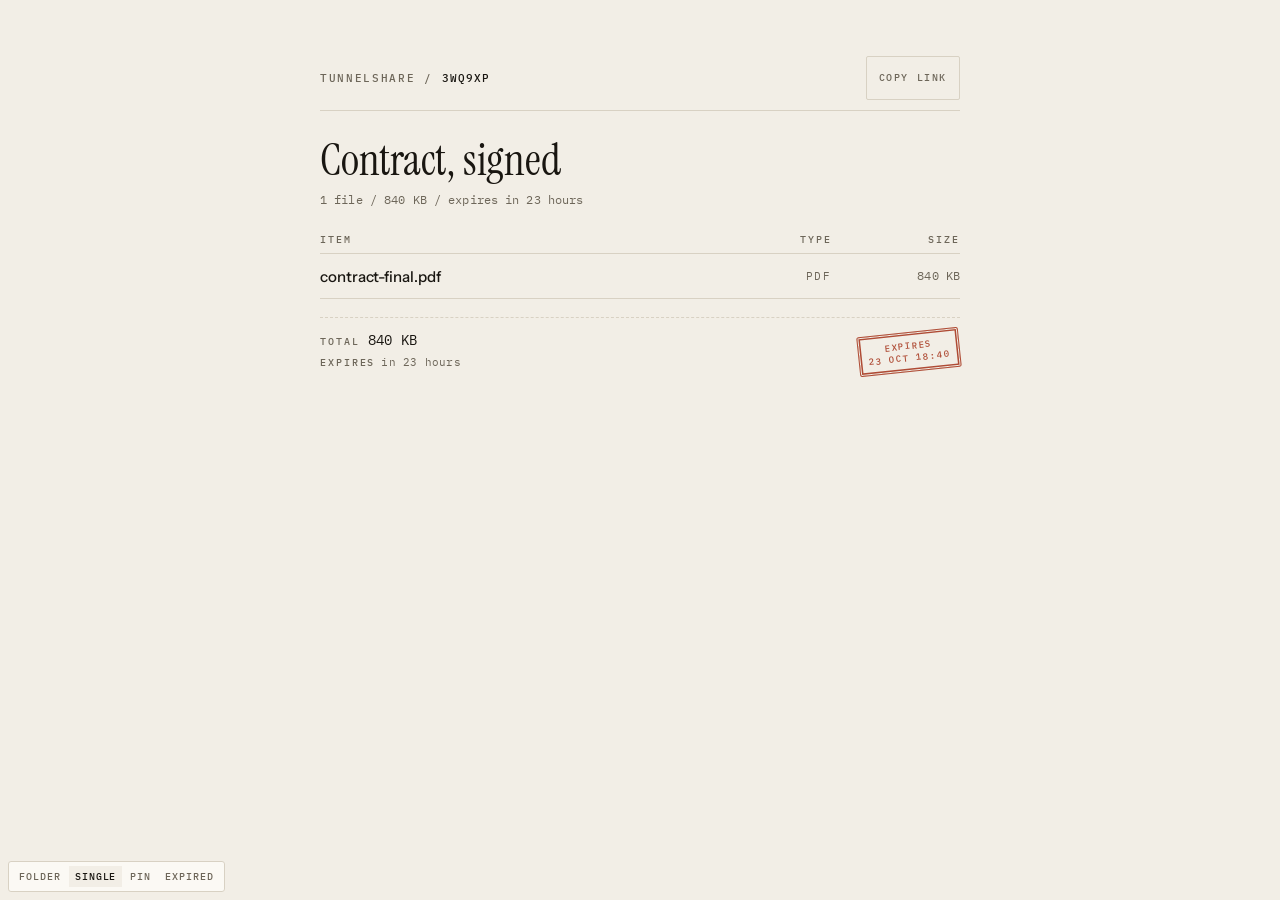
<file: prototypes/a/single.html>
<!doctype html>
<html lang="en">
<head>
<meta charset="utf-8">
<meta name="viewport" content="width=device-width, initial-scale=1">
<title>Contract, signed — TunnelShare</title>
<link rel="icon" href="data:,">
<link rel="preconnect" href="https://fonts.googleapis.com">
<link rel="preconnect" href="https://fonts.gstatic.com" crossorigin>
<link rel="stylesheet" href="https://fonts.googleapis.com/css2?family=IBM+Plex+Mono:wght@400;500&family=Instrument+Sans:wght@400;500&family=Instrument+Serif&display=swap">
<link rel="stylesheet" href="styles.css">
</head>
<body>
<main class="sheet">
  <header class="docket">
    <p class="eyebrow">TUNNELSHARE / <span class="code">3WQ9XP</span></p>
    <button class="copy" type="button" data-copy="https://3wq9xp.tunnel.share">
      <span class="t" aria-live="polite">Copy link</span>
    </button>
  </header>

  <h1 class="note">Contract, signed</h1>
  <p class="sub">1 file / 840 KB / expires in 23 hours</p>

  <table class="manifest">
    <thead>
      <tr><th scope="col">item</th><th scope="col">type</th><th scope="col">size</th></tr>
    </thead>
    <tbody>
      <tr class="row">
        <th scope="row" class="item"><a href="#">contract-final.pdf</a></th>
        <td class="type">PDF</td>
        <td class="size"><span class="swap"><span class="bytes">840 KB</span><span class="get">Download <span aria-hidden="true">&rarr;</span></span></span></td>
      </tr>
    </tbody>
  </table>

  <div class="total">
    <div>
      <p class="sum"><span class="k">total</span> 840 KB</p>
      <p class="exp"><span class="k">expires</span> <span class="v" data-exp>23 Oct, 18:40</span></p>
    </div>
    <p class="stamp"><span>expires</span><span>23 oct 18:40</span></p>
  </div>
</main>

<nav class="devbar" data-dev aria-label="Prototype states">
  <a href="folder.html">folder</a>
  <a href="single.html" aria-current="page">single</a>
  <a href="pin.html">pin</a>
  <a href="expired.html">expired</a>
</nav>

<script>
(function () {
  var MIN = 60000;
  var until = Date.now() + 23 * 60 * MIN;
  var out = document.querySelector('[data-exp]');

  function tick() {
    var left = until - Date.now();
    var text;
    if (left <= 0) { text = 'now'; }
    else if (left < 60 * MIN) {
      out.parentNode.classList.add('soon');
      text = 'in ' + Math.max(1, Math.round(left / MIN)) + ' min';
    } else {
      text = 'in ' + Math.round(left / (60 * MIN)) + ' hours';
    }
    out.textContent = text;
  }
  if (out) { tick(); setInterval(tick, MIN); }

  var btn = document.querySelector('.copy');
  if (btn) {
    var label = btn.querySelector('.t');
    var idle = label.textContent;
    var reset = function () { setTimeout(function () { label.textContent = idle; }, 1600); };
    var done = function (msg) { label.textContent = msg; reset(); };
    var selectCode = function (finish) {
      var code = document.querySelector('.code');
      if (code) {
        var range = document.createRange();
        range.selectNodeContents(code);
        var sel = window.getSelection();
        sel.removeAllRanges();
        sel.addRange(range);
      }
      finish('Copy failed');
    };
    btn.addEventListener('click', function () {
      var url = btn.getAttribute('data-copy');
      var settled = false;
      var finish = function (msg) { if (!settled) { settled = true; done(msg); } };
      var fallback = function () { selectCode(finish); };
      /* the clipboard promise can hang on a permission prompt */
      setTimeout(function () { if (!settled) { fallback(); } }, 1000);
      if (navigator.clipboard && navigator.clipboard.writeText) {
        navigator.clipboard.writeText(url).then(function () { finish('Copied'); }, fallback);
      } else {
        fallback();
      }
    });
  }
})();
</script>
</body>
</html>
</file>
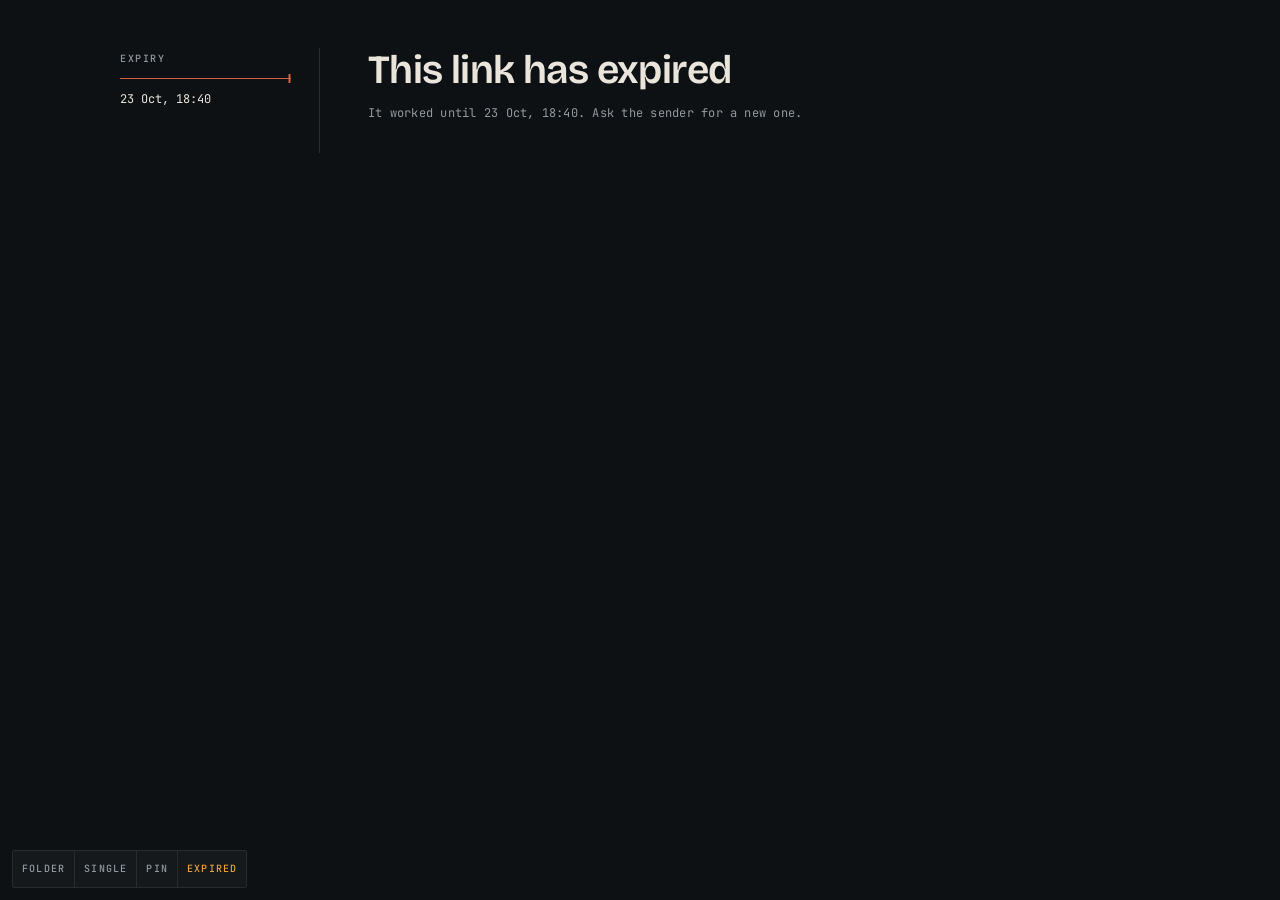
<file: prototypes/b/expired.html>
<!doctype html>
<html lang="en">
<head>
<meta charset="utf-8">
<meta name="viewport" content="width=device-width, initial-scale=1">
<title>Link expired — TunnelShare</title>
<link rel="icon" href="data:,">
<link rel="preconnect" href="https://fonts.googleapis.com">
<link rel="preconnect" href="https://fonts.gstatic.com" crossorigin>
<link rel="stylesheet" href="https://fonts.googleapis.com/css2?family=Bricolage+Grotesque:opsz,wght@12..96,400;12..96,600&amp;family=JetBrains+Mono:wght@400;500&amp;display=swap">
<link rel="stylesheet" href="styles.css">
</head>
<body>
<div class="page">
  <aside class="rail" aria-label="Share details">
    <div class="gauge is-dead">
      <p class="label">Expiry</p>
      <div class="track" style="--t:100%"><span class="tick"></span></div>
      <p class="expiry"><time datetime="2026-10-23T18:40">23 Oct, 18:40</time></p>
    </div>
  </aside>

  <main class="stage">
    <h1>This link has expired</h1>
    <p class="sub">It worked until 23 Oct, 18:40. Ask the sender for a new one.</p>
  </main>
</div>

<nav class="devbar" data-dev aria-label="Prototype states">
  <a href="folder.html">Folder</a><a href="single.html">Single</a><a href="pin.html">Pin</a><a href="expired.html" aria-current="page">Expired</a>
</nav>
</body>
</html>
</file>
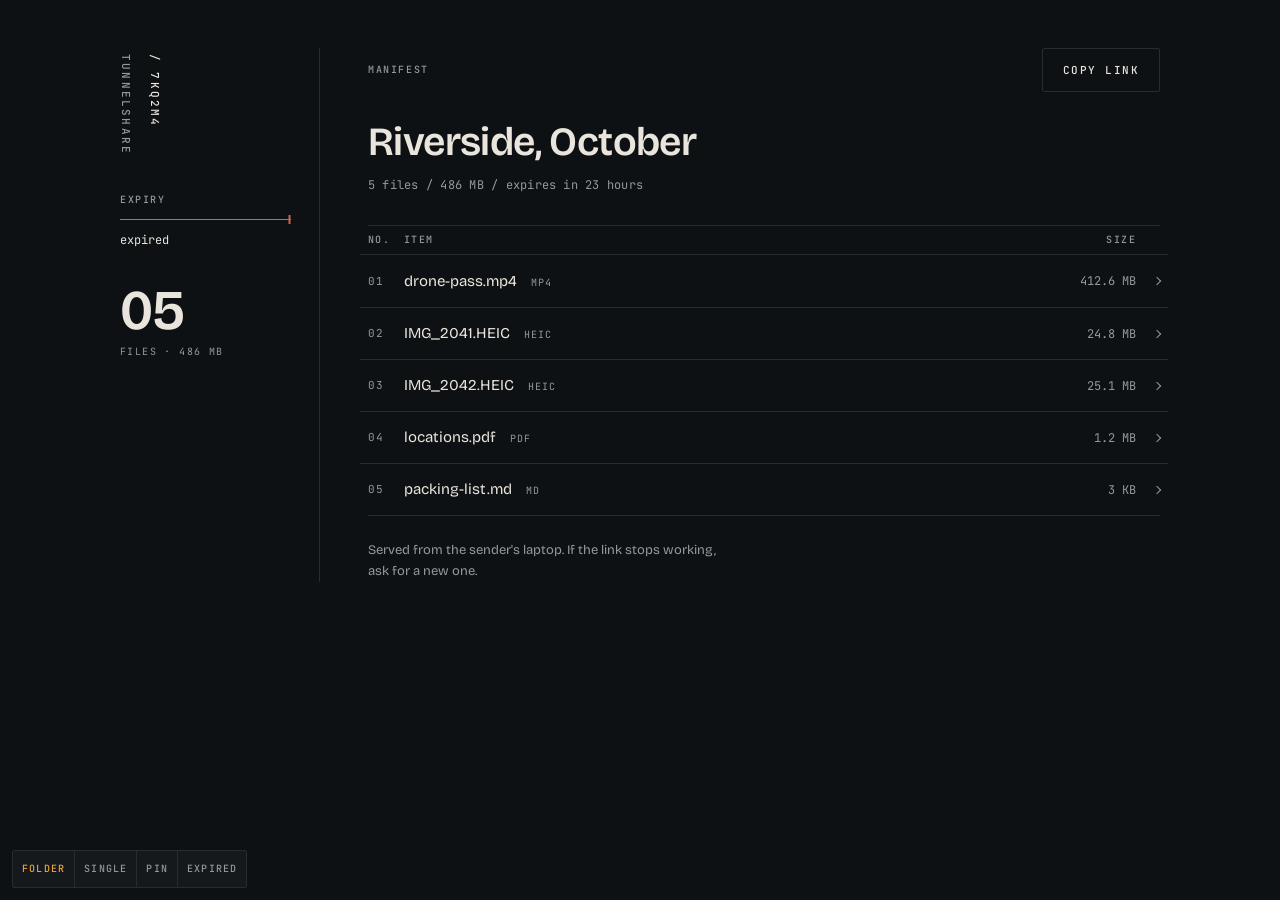
<file: prototypes/b/folder.html>
<!doctype html>
<html lang="en">
<head>
<meta charset="utf-8">
<meta name="viewport" content="width=device-width, initial-scale=1">
<title>Riverside, October — TunnelShare</title>
<link rel="icon" href="data:,">
<link rel="preconnect" href="https://fonts.googleapis.com">
<link rel="preconnect" href="https://fonts.gstatic.com" crossorigin>
<link rel="stylesheet" href="https://fonts.googleapis.com/css2?family=Bricolage+Grotesque:opsz,wght@12..96,400;12..96,600&amp;family=JetBrains+Mono:wght@400;500&amp;display=swap">
<link rel="stylesheet" href="styles.css">
</head>
<body>
<div class="page">
  <aside class="rail" aria-label="Share details">
    <p class="spine"><span>TUNNELSHARE</span><span class="share">/ 7KQ2M4</span></p>
    <div class="gauge" data-gauge data-start="2026-10-21T11:35" data-end="2026-10-23T11:35">
      <p class="label">Expiry</p>
      <div class="track" style="--t:52%"><span class="tick"></span></div>
      <p class="expiry"><time datetime="2026-10-23T11:35" data-expiry>23 Oct, 11:35</time></p>
    </div>
    <p class="count"><span class="num" aria-hidden="true">05</span><span class="unit">files · 486 MB</span></p>
  </aside>

  <main class="stage">
    <div class="topline">
      <p class="label">Manifest</p>
      <button type="button" class="copy" data-copy="https://tunnelshare.dev/7kq2m4">Copy link</button>
    </div>

    <h1>Riverside, October</h1>
    <p class="sub">5 files / 486 MB / expires in 23 hours</p>

    <ol class="manifest" id="files">
      <li class="head" aria-hidden="true">
        <span>No.</span><span>Item</span><span>Size</span><span></span>
      </li>
      <li class="row" style="--i:0">
        <a class="file" href="#">
          <span class="idx">01</span>
          <span class="name"><span class="fn">drone-pass.mp4</span><span class="type">MP4</span></span>
          <span class="cell"><span class="size">412.6 MB</span><span class="dl">Download&nbsp;→</span></span>
          <span class="chev" aria-hidden="true"></span>
        </a>
      </li>
      <li class="row" style="--i:1">
        <a class="file" href="#">
          <span class="idx">02</span>
          <span class="name"><span class="fn">IMG_2041.HEIC</span><span class="type">HEIC</span></span>
          <span class="cell"><span class="size">24.8 MB</span><span class="dl">Download&nbsp;→</span></span>
          <span class="chev" aria-hidden="true"></span>
        </a>
      </li>
      <li class="row" style="--i:2">
        <a class="file" href="#">
          <span class="idx">03</span>
          <span class="name"><span class="fn">IMG_2042.HEIC</span><span class="type">HEIC</span></span>
          <span class="cell"><span class="size">25.1 MB</span><span class="dl">Download&nbsp;→</span></span>
          <span class="chev" aria-hidden="true"></span>
        </a>
      </li>
      <li class="row" style="--i:3">
        <a class="file" href="#">
          <span class="idx">04</span>
          <span class="name"><span class="fn">locations.pdf</span><span class="type">PDF</span></span>
          <span class="cell"><span class="size">1.2 MB</span><span class="dl">Download&nbsp;→</span></span>
          <span class="chev" aria-hidden="true"></span>
        </a>
      </li>
      <li class="row" style="--i:4">
        <a class="file" href="#">
          <span class="idx">05</span>
          <span class="name"><span class="fn">packing-list.md</span><span class="type">MD</span></span>
          <span class="cell"><span class="size">3 KB</span><span class="dl">Download&nbsp;→</span></span>
          <span class="chev" aria-hidden="true"></span>
        </a>
      </li>
    </ol>

    <footer class="foot">Served from the sender's laptop. If the link stops working, ask for a new one.</footer>
  </main>
</div>

<nav class="devbar" data-dev aria-label="Prototype states">
  <a href="folder.html" aria-current="page">Folder</a><a href="single.html">Single</a><a href="pin.html">Pin</a><a href="expired.html">Expired</a>
</nav>

<script>
(function () {
  var time = document.querySelector("[data-expiry]");
  var gauge = document.querySelector("[data-gauge]");
  var track = document.querySelector(".track");
  var MIN = 60000;

  function tick() {
    var now = Date.now();
    var end = Date.parse(gauge.getAttribute("data-end"));
    var left = end - now;
    if (left <= 0) {
      gauge.classList.add("is-dead");
      gauge.classList.remove("is-soon");
      time.textContent = "expired";
      return;
    }
    time.textContent =
      left < 60 * MIN
        ? "in " + Math.max(1, Math.round(left / MIN)) + " min"
        : "in " + Math.round(left / (60 * MIN)) + " hours";
    gauge.classList.toggle("is-soon", left < 60 * MIN);
    var start = Date.parse(gauge.getAttribute("data-start"));
    var p = ((now - start) / (end - start)) * 100;
    track.style.setProperty("--t", Math.min(100, Math.max(0, p)).toFixed(3) + "%");
  }

  tick();
  setInterval(tick, MIN);

  var copy = document.querySelector("[data-copy]");
  copy.addEventListener("click", function () {
    var url = copy.getAttribute("data-copy");
    function done() {
      copy.textContent = "Copied";
      setTimeout(function () {
        copy.textContent = "Copy link";
      }, 1600);
    }
    function fallback() {
      var field = document.createElement("textarea");
      field.value = url;
      field.setAttribute("readonly", "");
      field.style.position = "fixed";
      field.style.top = "-1000px";
      document.body.appendChild(field);
      field.select();
      var ok = false;
      try {
        ok = document.execCommand("copy");
      } catch (e) {}
      field.remove();
      copy.textContent = ok ? "Copied" : "Copy failed";
      if (ok) {
        setTimeout(function () {
          copy.textContent = "Copy link";
        }, 1600);
      }
    }
    if (navigator.clipboard && navigator.clipboard.writeText) {
      navigator.clipboard.writeText(url).then(done, fallback);
    } else {
      fallback();
    }
  });
})();
</script>
</body>
</html>
</file>
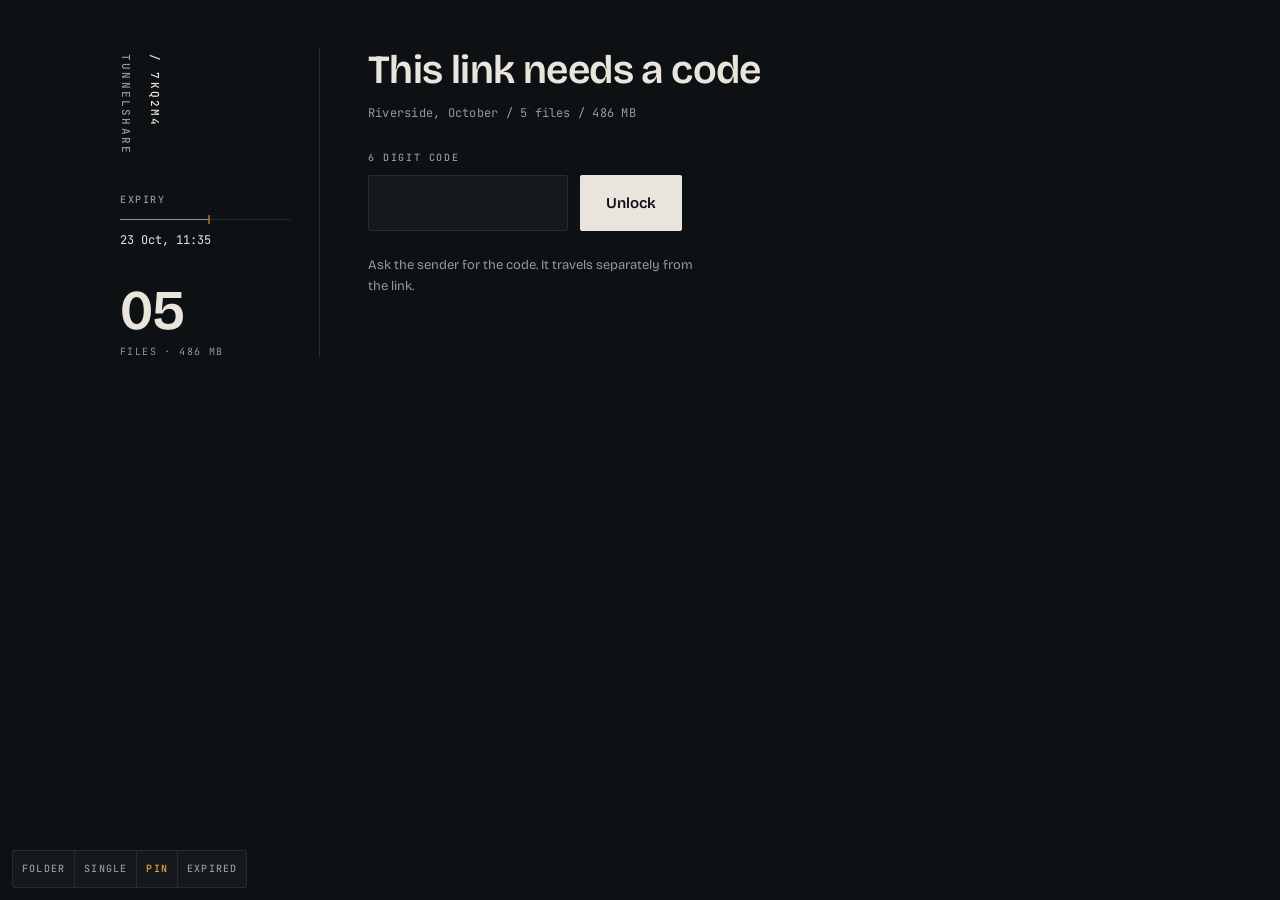
<file: prototypes/b/pin.html>
<!doctype html>
<html lang="en">
<head>
<meta charset="utf-8">
<meta name="viewport" content="width=device-width, initial-scale=1">
<title>Code required — TunnelShare</title>
<link rel="icon" href="data:,">
<link rel="preconnect" href="https://fonts.googleapis.com">
<link rel="preconnect" href="https://fonts.gstatic.com" crossorigin>
<link rel="stylesheet" href="https://fonts.googleapis.com/css2?family=Bricolage+Grotesque:opsz,wght@12..96,400;12..96,600&amp;family=JetBrains+Mono:wght@400;500&amp;display=swap">
<link rel="stylesheet" href="styles.css">
</head>
<body>
<div class="page">
  <aside class="rail" aria-label="Share details">
    <p class="spine"><span>TUNNELSHARE</span><span class="share">/ 7KQ2M4</span></p>
    <div class="gauge">
      <p class="label">Expiry</p>
      <div class="track" style="--t:52%"><span class="tick"></span></div>
      <p class="expiry"><time datetime="2026-10-23T11:35">23 Oct, 11:35</time></p>
    </div>
    <p class="count"><span class="num" aria-hidden="true">05</span><span class="unit">files · 486 MB</span></p>
  </aside>

  <main class="stage">
    <h1>This link needs a code</h1>
    <p class="sub">Riverside, October / 5 files / 486 MB</p>

    <form class="pin-form" data-pin method="post" action="#">
      <label class="label" for="code">6 digit code</label>
      <div class="pin">
        <input class="code" id="code" name="code" type="text" inputmode="numeric"
               pattern="[0-9]{6}" maxlength="6" autocomplete="one-time-code"
               aria-describedby="help" required>
        <button class="unlock" type="submit" data-submit>Unlock</button>
      </div>
      <p class="alert" data-alert role="alert"></p>
    </form>

    <p class="help" id="help">Ask the sender for the code. It travels separately from the link.</p>
  </main>
</div>

<nav class="devbar" data-dev aria-label="Prototype states">
  <a href="folder.html">Folder</a><a href="single.html">Single</a><a href="pin.html" aria-current="page">Pin</a><a href="expired.html">Expired</a>
</nav>

<script>
(function () {
  var form = document.querySelector("[data-pin]");
  var input = document.getElementById("code");
  var msg = document.querySelector("[data-alert]");
  var button = document.querySelector("[data-submit]");
  var remaining = 3;

  form.addEventListener("submit", function (event) {
    event.preventDefault();
    if (form.dataset.locked) return;

    if (remaining <= 0) {
      form.dataset.locked = "true";
      msg.textContent = "Too many tries. Ask the sender for a new link.";
      msg.classList.add("is-locked");
      input.disabled = true;
      button.disabled = true;
      button.textContent = "Locked";
      return;
    }

    msg.textContent =
      "That code is not right. " + remaining +
      (remaining === 1 ? " try left." : " tries left.");
    remaining -= 1;
    input.select();
  });
})();
</script>
</body>
</html>
</file>
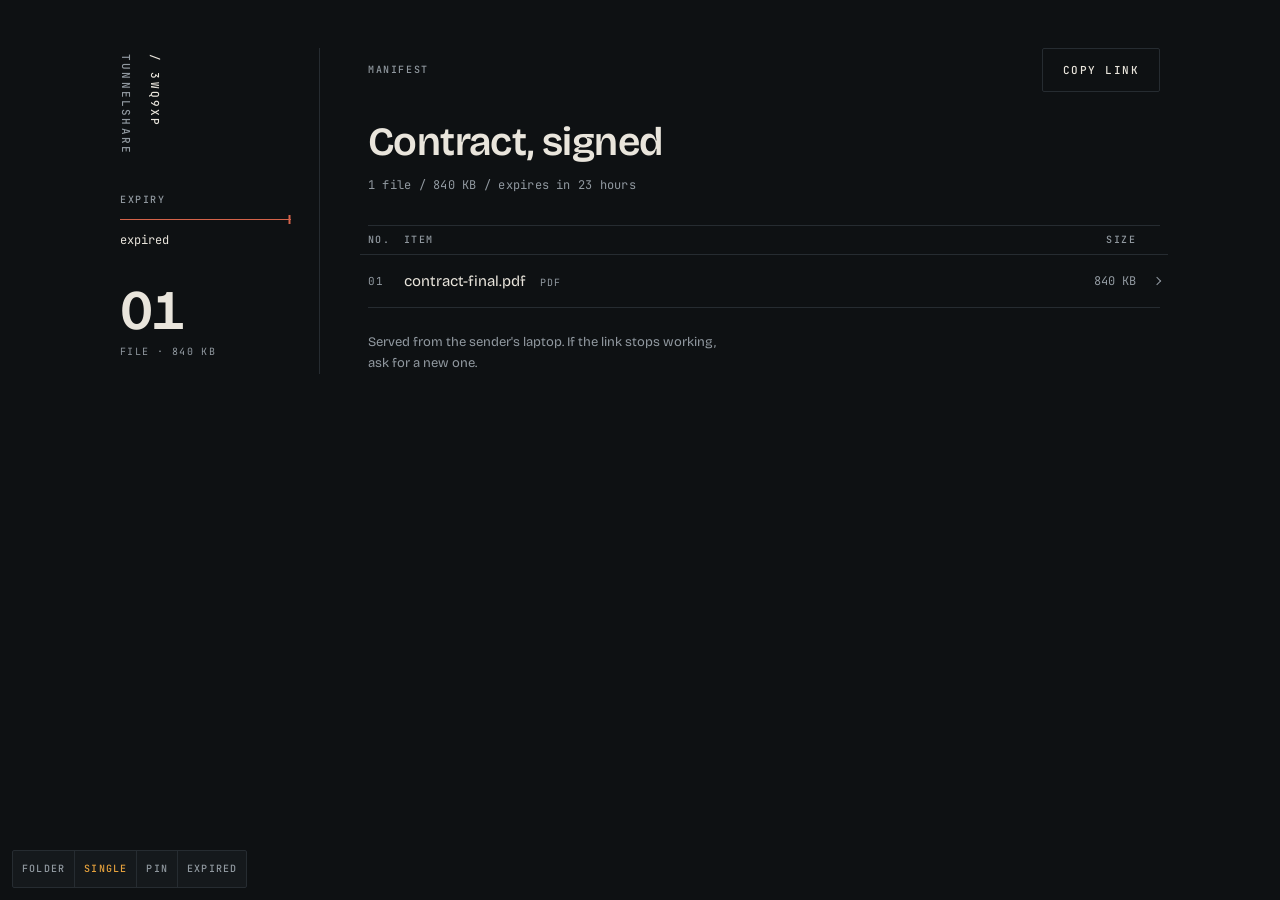
<file: prototypes/b/single.html>
<!doctype html>
<html lang="en">
<head>
<meta charset="utf-8">
<meta name="viewport" content="width=device-width, initial-scale=1">
<title>Contract, signed — TunnelShare</title>
<link rel="icon" href="data:,">
<link rel="preconnect" href="https://fonts.googleapis.com">
<link rel="preconnect" href="https://fonts.gstatic.com" crossorigin>
<link rel="stylesheet" href="https://fonts.googleapis.com/css2?family=Bricolage+Grotesque:opsz,wght@12..96,400;12..96,600&amp;family=JetBrains+Mono:wght@400;500&amp;display=swap">
<link rel="stylesheet" href="styles.css">
</head>
<body>
<div class="page">
  <aside class="rail" aria-label="Share details">
    <p class="spine"><span>TUNNELSHARE</span><span class="share">/ 3WQ9XP</span></p>
    <div class="gauge" data-gauge data-start="2026-10-21T11:35" data-end="2026-10-23T11:35">
      <p class="label">Expiry</p>
      <div class="track" style="--t:52%"><span class="tick"></span></div>
      <p class="expiry"><time datetime="2026-10-23T11:35" data-expiry>23 Oct, 11:35</time></p>
    </div>
    <p class="count"><span class="num" aria-hidden="true">01</span><span class="unit">file · 840 KB</span></p>
  </aside>

  <main class="stage">
    <div class="topline">
      <p class="label">Manifest</p>
      <button type="button" class="copy" data-copy="https://tunnelshare.dev/3wq9xp">Copy link</button>
    </div>

    <h1>Contract, signed</h1>
    <p class="sub">1 file / 840 KB / expires in 23 hours</p>

    <ol class="manifest" id="files">
      <li class="head" aria-hidden="true">
        <span>No.</span><span>Item</span><span>Size</span><span></span>
      </li>
      <li class="row" style="--i:0">
        <a class="file" href="#">
          <span class="idx">01</span>
          <span class="name"><span class="fn">contract-final.pdf</span><span class="type">PDF</span></span>
          <span class="cell"><span class="size">840 KB</span><span class="dl">Download&nbsp;→</span></span>
          <span class="chev" aria-hidden="true"></span>
        </a>
      </li>
    </ol>

    <footer class="foot">Served from the sender's laptop. If the link stops working, ask for a new one.</footer>
  </main>
</div>

<nav class="devbar" data-dev aria-label="Prototype states">
  <a href="folder.html">Folder</a><a href="single.html" aria-current="page">Single</a><a href="pin.html">Pin</a><a href="expired.html">Expired</a>
</nav>

<script>
(function () {
  var time = document.querySelector("[data-expiry]");
  var gauge = document.querySelector("[data-gauge]");
  var track = document.querySelector(".track");
  var MIN = 60000;

  function tick() {
    var now = Date.now();
    var end = Date.parse(gauge.getAttribute("data-end"));
    var left = end - now;
    if (left <= 0) {
      gauge.classList.add("is-dead");
      gauge.classList.remove("is-soon");
      time.textContent = "expired";
      return;
    }
    time.textContent =
      left < 60 * MIN
        ? "in " + Math.max(1, Math.round(left / MIN)) + " min"
        : "in " + Math.round(left / (60 * MIN)) + " hours";
    gauge.classList.toggle("is-soon", left < 60 * MIN);
    var start = Date.parse(gauge.getAttribute("data-start"));
    var p = ((now - start) / (end - start)) * 100;
    track.style.setProperty("--t", Math.min(100, Math.max(0, p)).toFixed(3) + "%");
  }

  tick();
  setInterval(tick, MIN);

  var copy = document.querySelector("[data-copy]");
  copy.addEventListener("click", function () {
    var url = copy.getAttribute("data-copy");
    function done() {
      copy.textContent = "Copied";
      setTimeout(function () {
        copy.textContent = "Copy link";
      }, 1600);
    }
    function fallback() {
      var field = document.createElement("textarea");
      field.value = url;
      field.setAttribute("readonly", "");
      field.style.position = "fixed";
      field.style.top = "-1000px";
      document.body.appendChild(field);
      field.select();
      var ok = false;
      try {
        ok = document.execCommand("copy");
      } catch (e) {}
      field.remove();
      copy.textContent = ok ? "Copied" : "Copy failed";
      if (ok) {
        setTimeout(function () {
          copy.textContent = "Copy link";
        }, 1600);
      }
    }
    if (navigator.clipboard && navigator.clipboard.writeText) {
      navigator.clipboard.writeText(url).then(done, fallback);
    } else {
      fallback();
    }
  });
})();
</script>
</body>
</html>
</file>
<file: site/landing.css>
/* ============================================================
   TunnelShare — product site
   Display: Clash Grotesk · Text: Satoshi · Technical: Plex Mono
   ============================================================ */

@font-face {
  font-family: "Clash Grotesk";
  src: url("fonts/clash-grotesk-500.woff2") format("woff2");
  font-weight: 500;
  font-style: normal;
  font-display: swap;
}
@font-face {
  font-family: "Clash Grotesk";
  src: url("fonts/clash-grotesk-600.woff2") format("woff2");
  font-weight: 600;
  font-style: normal;
  font-display: swap;
}
@font-face {
  font-family: "Satoshi";
  src: url("fonts/satoshi-400.woff2") format("woff2");
  font-weight: 400;
  font-style: normal;
  font-display: swap;
}
@font-face {
  font-family: "Satoshi";
  src: url("fonts/satoshi-500.woff2") format("woff2");
  font-weight: 500;
  font-style: normal;
  font-display: swap;
}
@font-face {
  font-family: "Satoshi";
  src: url("fonts/satoshi-700.woff2") format("woff2");
  font-weight: 700;
  font-style: normal;
  font-display: swap;
}
@font-face {
  font-family: "IBM Plex Mono";
  src: url("fonts/ibm-plex-mono-400.woff2") format("woff2");
  font-weight: 400;
  font-style: normal;
  font-display: swap;
}
@font-face {
  font-family: "IBM Plex Mono";
  src: url("fonts/ibm-plex-mono-500.woff2") format("woff2");
  font-weight: 500;
  font-style: normal;
  font-display: swap;
}

:root {
  --bg: #eef2f8;
  --paper: #fbfdff;
  --ink: #18324c;
  --ink-2: #3c5570;
  --ink-soft: rgba(24, 50, 76, 0.64);
  --line: rgba(24, 50, 76, 0.14);
  --line-strong: rgba(24, 50, 76, 0.24);
  --accent: #ff5f2e;
  --blue: #0b4da2;
  --blue-bright: #0a58b8;
  --display: "Clash Grotesk", "Helvetica Neue", Arial, sans-serif;
  --text: "Satoshi", "Helvetica Neue", Arial, sans-serif;
  --mono: "IBM Plex Mono", ui-monospace, SFMono-Regular, Menlo, monospace;
  --gutter: clamp(10px, 1.7vw, 24px);
  --gap: clamp(12px, 1.7vw, 24px);
  --r: clamp(18px, 2vw, 26px);
  --pad: clamp(22px, 4.2vw, 60px);
  --ease: cubic-bezier(0.22, 0.72, 0.2, 1);
}

* { box-sizing: border-box; }

html {
  scroll-behavior: smooth;
  scroll-padding-top: 90px;
  -webkit-text-size-adjust: 100%;
}

body {
  margin: 0;
  background: var(--bg);
  color: var(--ink);
  font: 400 18px/1.55 var(--text);
  -webkit-font-smoothing: antialiased;
  text-rendering: optimizeLegibility;
}

p, h1, h2, h3, h4, ul, ol, figure, blockquote { margin: 0; }
ul { padding: 0; list-style: none; }
a { color: inherit; }
button { font: inherit; color: inherit; }
img, svg { display: block; max-width: 100%; }

::selection { background: var(--accent); color: #fff; }

:focus-visible {
  outline: 2px solid var(--accent);
  outline-offset: 3px;
  border-radius: 4px;
}

.sr-only {
  position: absolute;
  width: 1px; height: 1px;
  padding: 0; margin: -1px;
  overflow: hidden;
  clip-path: inset(50%);
  white-space: nowrap;
  border: 0;
}

.skip {
  position: fixed;
  top: 10px; left: 10px;
  z-index: 100;
  padding: 10px 14px;
  border-radius: 999px;
  background: var(--ink);
  color: #fff;
  font: 500 12px/1 var(--text);
  text-decoration: none;
  transform: translateY(-180%);
}
.skip:focus { transform: none; }

/* ============================================================
   header
   ============================================================ */

.site-header {
  position: fixed;
  inset: 0 0 auto;
  z-index: 60;
  color: #f6f2e9;
  transition: background-color 0.35s var(--ease), color 0.35s var(--ease),
    box-shadow 0.35s var(--ease), backdrop-filter 0.35s var(--ease);
}

.nav-wrap {
  max-width: 1488px;
  margin: 0 auto;
  padding: 18px var(--gutter);
  display: flex;
  align-items: center;
  gap: clamp(20px, 3vw, 44px);
}

.wordmark {
  font: 600 23px/1 var(--display);
  letter-spacing: -0.03em;
  text-decoration: none;
  color: inherit;
  flex: none;
}

.nav-links {
  display: flex;
  gap: clamp(14px, 1.8vw, 28px);
  margin-left: auto;
}

.nav-links a,
.nav-gh {
  font: 500 15px/1 var(--text);
  color: inherit;
  opacity: 0.76;
  text-decoration: none;
  padding: 10px 0;
  transition: opacity 0.2s;
}
.nav-links a:hover,
.nav-gh:hover { opacity: 1; }

.nav-actions {
  display: flex;
  align-items: center;
  gap: 16px;
  margin-left: auto;
}
.nav-links + .nav-actions { margin-left: 0; }

.pill {
  display: inline-flex;
  align-items: center;
  justify-content: center;
  gap: 10px;
  min-height: 46px;
  padding: 0 22px;
  border: 0;
  border-radius: 999px;
  background: var(--ink);
  color: #fdfcf9;
  font: 500 15px/1 var(--text);
  text-decoration: none;
  white-space: nowrap;
  cursor: pointer;
  transition: transform 0.18s var(--ease), background-color 0.18s, color 0.18s;
}
.pill:hover { transform: translateY(-1px); }

.pill--nav {
  min-height: 38px;
  padding: 0 18px;
  background: #fbf8f1;
  color: #12233a;
  font-size: 14px;
}
.site-header.is-scrolled .pill--nav {
  background: var(--ink);
  color: #fdfcf9;
}

.site-header.is-scrolled {
  background: rgba(249, 252, 255, 0.9);
  -webkit-backdrop-filter: blur(16px) saturate(1.4);
  backdrop-filter: blur(16px) saturate(1.4);
  color: var(--ink);
  box-shadow: 0 1px 0 rgba(24, 50, 76, 0.1);
}

.menu-btn {
  display: none;
  width: 42px;
  height: 42px;
  border: 1px solid rgba(255, 255, 255, 0.28);
  border-radius: 50%;
  background: rgba(255, 255, 255, 0.06);
  align-items: center;
  justify-content: center;
  cursor: pointer;
}
.site-header.is-scrolled .menu-btn { border-color: var(--line-strong); background: transparent; }
.menu-bars { display: grid; gap: 5px; width: 15px; }
.menu-bars i { display: block; height: 1.5px; background: currentColor; transition: transform 0.2s; }

.mobile-menu {
  display: none;
  position: fixed;
  top: 68px; left: var(--gutter); right: var(--gutter);
  z-index: 59;
  background: #fbfdff;
  border: 1px solid var(--line);
  border-radius: 18px;
  padding: 18px 22px 22px;
  box-shadow: 0 30px 70px -20px rgba(12, 30, 50, 0.35);
  color: var(--ink);
}
.mobile-menu[hidden] { display: none; }
.mobile-menu.is-open { display: block; animation: menu-in 0.25s var(--ease); }
@keyframes menu-in { from { opacity: 0; transform: translateY(-6px); } }
.mobile-menu nav { display: grid; }
.mobile-menu nav a {
  padding: 14px 0;
  border-bottom: 1px solid var(--line);
  font: 500 18px/1 var(--display);
  text-decoration: none;
}
.mobile-install {
  width: 100%;
  margin-top: 18px;
  background: var(--ink);
  color: #fbf8f1;
}

/* ============================================================
   hero
   ============================================================ */

.hero {
  position: relative;
  min-height: 100svh;
  max-height: 1120px;
  display: flex;
  flex-direction: column;
  justify-content: flex-end;
  padding: 120px clamp(20px, 4vw, 56px) 78px;
  overflow: hidden;
  background:
    radial-gradient(58% 52% at 68% 45%, rgba(255, 132, 70, 0.16), transparent 62%),
    #06070a;
  color: #f6f2e9;
  isolation: isolate;
}

.no-js .console-pause,
.no-js .copy,
.no-js .caret { display: none; }

/* without JS the header cannot switch to its solid scrolled state */
.no-js .site-header {
  background: #0a121c;
  color: #f6f2e9;
  box-shadow: 0 1px 0 rgba(255, 255, 255, 0.08);
}
.no-js .site-header .pill--nav {
  background: #fbf8f1;
  color: #12233a;
}
.no-js .menu-btn { display: none; }

.hero-canvas {
  position: absolute;
  inset: 0;
  width: 100%;
  height: 100%;
  z-index: 0;
  opacity: 0;
  animation: hero-in 1.8s var(--ease) 0.1s forwards;
}
@keyframes hero-in { to { opacity: 1; } }

@media (max-width: 360px) {
  .use-tabs { gap: 8px; }
  .use-tabs .tab { font-size: 12px; }
  .hero h1 { font-size: 38px; }
}

@media (prefers-reduced-motion: reduce) {
  .hero-canvas { opacity: 1; animation: none; }
}

.hero-grade {
  position: absolute;
  inset: 0;
  z-index: 1;
  background:
    radial-gradient(90% 80% at 68% 42%, transparent 30%, rgba(4, 5, 8, 0.12) 62%, rgba(4, 5, 8, 0.66) 100%),
    linear-gradient(180deg, rgba(4, 5, 8, 0.6) 0%, rgba(4, 5, 8, 0.1) 18%, transparent 46%, rgba(4, 5, 8, 0.52) 72%, rgba(4, 5, 8, 0.94) 94%);
  pointer-events: none;
}

.hero-grain {
  position: absolute;
  inset: 0;
  z-index: 2;
  opacity: 0.14;
  mix-blend-mode: overlay;
  pointer-events: none;
  background-image: url("data:image/svg+xml,%3Csvg xmlns='http://www.w3.org/2000/svg' width='220' height='220'%3E%3Cfilter id='n'%3E%3CfeTurbulence type='fractalNoise' baseFrequency='0.9' numOctaves='2' stitchTiles='stitch'/%3E%3C/filter%3E%3Crect width='100%25' height='100%25' filter='url(%23n)' opacity='0.55'/%3E%3C/svg%3E");
  background-size: 220px 220px;
}

.hero-content {
  position: relative;
  z-index: 3;
  max-width: 880px;
}

.hero-kicker {
  display: inline-block;
  padding-top: 13px;
  border-top: 1px solid rgba(246, 242, 233, 0.32);
  font: 500 14px/1.4 var(--text);
  color: rgba(246, 242, 233, 0.72);
  letter-spacing: 0.005em;
}
.hero-kicker span { color: #f6f2e9; font-weight: 500; }

.hero h1 {
  margin: 22px 0 0;
  font: 500 clamp(48px, 8.35vw, 106px)/0.955 var(--display);
  letter-spacing: -0.028em;
  color: #fbf8f0;
  text-wrap: balance;
  max-width: 16ch;
}

.hero-prompts {
  margin-top: clamp(20px, 2.4vw, 26px);
  font: 400 clamp(14px, 1.2vw, 15.5px)/1.6 var(--text);
  color: rgba(246, 242, 233, 0.6);
  max-width: 62ch;
}

.hero-sub {
  margin-top: 14px;
  max-width: 58ch;
  font: 400 clamp(16px, 1.25vw, 18px)/1.55 var(--text);
  color: rgba(246, 242, 233, 0.78);
}

.hero-actions {
  display: flex;
  align-items: center;
  flex-wrap: wrap;
  gap: 14px 26px;
  margin-top: clamp(26px, 3.2vw, 36px);
}

.pill--light {
  min-height: 50px;
  padding: 0 26px;
  background: #fbf8f1;
  color: #0d1c2d;
  font-size: 15.5px;
}
.pill--light:hover { background: #fff; }

.play-link {
  display: inline-flex;
  align-items: center;
  gap: 9px;
  font: 500 15px/1 var(--text);
  color: rgba(246, 242, 233, 0.82);
  text-decoration: none;
  padding: 10px 2px;
  border-bottom: 1px solid rgba(246, 242, 233, 0.26);
  transition: color 0.2s, border-color 0.2s;
}
.play-link:hover { color: #fff; border-color: rgba(246, 242, 233, 0.7); }

.arr { display: inline-block; transform: translateY(-1px); }

.hero-foot {
  position: relative;
  z-index: 3;
  display: flex;
  justify-content: space-between;
  align-items: center;
  gap: 20px;
  margin-top: clamp(40px, 6vh, 70px);
  font: 400 10.5px/1 var(--mono);
  letter-spacing: 0.14em;
  text-transform: uppercase;
  color: rgba(246, 242, 233, 0.56);
}
.hero-scroll { display: inline-flex; gap: 8px; align-items: center; }

/* ============================================================
   cards
   ============================================================ */

main { padding-bottom: 0; }

.card {
  position: relative;
  width: calc(100% - var(--gutter) * 2);
  max-width: 1408px;
  margin: var(--gap) auto 0;
  padding: var(--pad);
  border-radius: var(--r);
  overflow: hidden;
  background: #f8fbff;
  isolation: isolate;
}
main > .card:last-child { margin-bottom: var(--gap); }

.label {
  display: flex;
  align-items: baseline;
  justify-content: space-between;
  gap: 20px;
  margin: 0 0 clamp(26px, 3.2vw, 42px);
  padding-bottom: 13px;
  border-bottom: 1px solid rgba(24, 50, 76, 0.16);
  font: 500 13px/1.3 var(--text);
  color: rgba(24, 50, 76, 0.72);
}
.label-note {
  font: 400 11px/1.4 var(--mono);
  letter-spacing: 0.08em;
  text-transform: uppercase;
  color: rgba(24, 50, 76, 0.72);
  text-align: right;
}

.h2 {
  font: 500 clamp(36px, 4vw, 56px)/1.03 var(--display);
  letter-spacing: -0.026em;
  color: var(--ink);
  text-wrap: balance;
}

.tint-blue { color: var(--blue-bright); }
.tint-purple { color: #6a35b6; }

.split--head {
  display: grid;
  grid-template-columns: minmax(0, 1.08fr) minmax(0, 0.72fr);
  gap: clamp(24px, 5vw, 90px);
  align-items: start;
}
.split--head .lede {
  justify-self: end;
  max-width: 44ch;
  padding-top: 6px;
  font: 400 clamp(15px, 1.25vw, 17px)/1.6 var(--text);
  color: rgba(24, 50, 76, 0.72);
}

/* ============================================================
   product
   ============================================================ */

.card--product {
  background:
    radial-gradient(105% 120% at 88% -10%, #d8eaff 0%, #ecf6ff 42%, #f8fbff 74%, #f8fbff 100%);
}

.stage {
  position: relative;
  margin-top: clamp(28px, 3.6vw, 46px);
  border-radius: 20px;
  background: #0a2338;
  padding: clamp(14px, 2.2vw, 28px);
  overflow: hidden;
  box-shadow: 0 40px 80px -50px rgba(8, 30, 50, 0.55);
}

.stage-ticker {
  position: absolute;
  inset: 0;
  display: flex;
  flex-direction: column;
  justify-content: space-between;
  padding: clamp(18px, 2.6vw, 34px) 0;
  overflow: hidden;
  pointer-events: none;
  opacity: 0.85;
}
.ticker-line {
  white-space: nowrap;
  font: 500 clamp(44px, 7.2vw, 102px)/0.96 var(--display);
  letter-spacing: -0.02em;
  color: transparent;
  -webkit-text-stroke: 1px rgba(197, 225, 255, 0.17);
  animation: ticker 64s linear infinite;
  will-change: transform;
}
.ticker-line--rev {
  animation-direction: reverse;
  animation-duration: 80s;
  -webkit-text-stroke-color: rgba(255, 155, 100, 0.16);
}
@keyframes ticker {
  from { transform: translateX(0); }
  to { transform: translateX(-50%); }
}

.console {
  position: relative;
  z-index: 2;
  max-width: 1100px;
  margin: 0 auto;
  border: 1px solid rgba(214, 236, 255, 0.14);
  border-radius: 15px;
  background: rgba(5, 18, 30, 0.86);
  -webkit-backdrop-filter: blur(7px);
  backdrop-filter: blur(7px);
  overflow: hidden;
  color: #efe9dc;
}

.console-bar {
  display: flex;
  align-items: center;
  gap: 12px;
  padding: 11px 16px;
  border-bottom: 1px solid rgba(214, 236, 255, 0.1);
  font: 400 10px/1 var(--mono);
  letter-spacing: 0.1em;
  text-transform: uppercase;
  color: rgba(239, 233, 220, 0.72);
}
.console-led {
  width: 6px; height: 6px;
  border-radius: 50%;
  background: #8fe3a1;
  box-shadow: 0 0 8px rgba(143, 227, 161, 0.8);
}
.console-name { color: rgba(239, 233, 220, 0.8); }
.console-name em { font-style: normal; color: rgba(239, 233, 220, 0.66); }
.console-state { color: #8fe3a1; }
.console-mode { margin-left: auto; color: rgba(239, 233, 220, 0.66); }

.console-pause {
  border: 1px solid rgba(239, 233, 220, 0.18);
  border-radius: 999px;
  background: transparent;
  padding: 6px 11px;
  font: 400 9.5px/1 var(--mono);
  letter-spacing: 0.1em;
  text-transform: uppercase;
  color: rgba(239, 233, 220, 0.72);
  cursor: pointer;
  transition: background-color 0.2s, color 0.2s;
}
.console-pause:hover { background: rgba(239, 233, 220, 0.1); color: #fff; }

.console-body {
  display: grid;
  grid-template-columns: minmax(0, 1fr) 200px;
  gap: clamp(18px, 2.4vw, 32px);
  padding: clamp(16px, 2.2vw, 26px);
}

.console-main { min-width: 0; }

.cmdline {
  display: flex;
  align-items: center;
  gap: 9px;
  font: 400 clamp(11px, 1vw, 12.5px)/1.6 var(--mono);
  color: #f3ecdd;
  overflow: hidden;
  white-space: nowrap;
}
.prompt { color: #ff8a4c; }
.cmd { overflow: hidden; text-overflow: ellipsis; }
.caret {
  flex: none;
  width: 7px;
  height: 14px;
  background: #ff8a4c;
  animation: blink 1.15s steps(1) infinite;
}
@keyframes blink { 50% { opacity: 0; } }

.linkbox {
  display: flex;
  align-items: center;
  justify-content: space-between;
  gap: 16px;
  margin-top: 16px;
  padding: 13px 15px;
  border: 1px solid rgba(214, 236, 255, 0.12);
  border-radius: 10px;
  background: rgba(255, 255, 255, 0.035);
}
.linkbox-text { min-width: 0; }
.link-url {
  margin: 5px 0 6px;
  font: 400 clamp(11px, 1.05vw, 13px)/1.45 var(--mono);
  color: #ffd9b8;
  overflow-wrap: anywhere;
  text-wrap: balance;
}

.micro {
  font: 400 10px/1.4 var(--mono);
  letter-spacing: 0.09em;
  text-transform: uppercase;
  color: rgba(24, 50, 76, 0.72);
}
.console .micro { color: rgba(239, 233, 220, 0.66); }

.copy {
  flex: none;
  border: 1px solid rgba(239, 233, 220, 0.22);
  border-radius: 7px;
  background: transparent;
  padding: 9px 12px;
  font: 400 9.5px/1 var(--mono);
  letter-spacing: 0.1em;
  text-transform: uppercase;
  color: #efe9dc;
  cursor: pointer;
  transition: background-color 0.2s, border-color 0.2s, color 0.2s;
}
.copy:hover { background: rgba(255, 255, 255, 0.1); border-color: rgba(255, 255, 255, 0.4); }

.file-list { margin-top: 18px; }
.file-list li,
.source-list li {
  display: grid;
  grid-template-columns: 38px minmax(0, 1fr) 74px 68px;
  align-items: center;
  gap: 8px;
  padding: 9px 0;
  border-top: 1px solid rgba(214, 236, 255, 0.08);
  font: 400 11px/1.4 var(--mono);
  color: rgba(239, 233, 220, 0.78);
}
.file-list li::before { content: none; }
.ftype {
  font: 400 9px/1 var(--mono);
  letter-spacing: 0.06em;
  color: #ff9d6b;
}
.fname { overflow: hidden; text-overflow: ellipsis; white-space: nowrap; }
.fsize { color: rgba(239, 233, 220, 0.66); text-align: right; }
.fstate { text-align: right; color: rgba(239, 233, 220, 0.66); font-size: 9.5px; text-transform: uppercase; letter-spacing: 0.06em; }
.file-more { grid-template-columns: 1fr auto !important; color: rgba(239, 233, 220, 0.66) !important; border-bottom: 1px solid rgba(214, 236, 255, 0.08); }

.progress-wrap { margin-top: 16px; }
.progress-head {
  display: flex;
  justify-content: space-between;
  gap: 12px;
  margin-bottom: 8px;
  font: 400 9.5px/1.4 var(--mono);
  letter-spacing: 0.08em;
  text-transform: uppercase;
  color: rgba(239, 233, 220, 0.72);
}
.progress {
  height: 4px;
  border-radius: 99px;
  background: rgba(214, 236, 255, 0.12);
  overflow: hidden;
}
.progress i {
  display: block;
  height: 100%;
  width: 0;
  border-radius: inherit;
  background: linear-gradient(90deg, #ff6a35, #ffc59e);
  transition: width 0.45s linear;
}
.progress-note {
  margin-top: 9px;
  font: 400 10px/1.5 var(--mono);
  color: rgba(239, 233, 220, 0.72);
}

.console-side {
  border-left: 1px solid rgba(214, 236, 255, 0.1);
  padding-left: clamp(16px, 2vw, 26px);
  display: flex;
  flex-direction: column;
  align-items: flex-start;
  gap: 10px;
}

.qr {
  width: 82px;
  height: 82px;
  padding: 6px;
  display: grid;
  grid-template-columns: repeat(9, 1fr);
  grid-auto-rows: 1fr;
  gap: 2px;
  background: #f4eee1;
  border-radius: 3px;
}
.qr span { background: transparent; }
.qr span:nth-child(3n) { background: #0a2338; }
.qr span:nth-child(7n + 2) { background: #0a2338; }
.qr span:nth-child(5n + 4) { background: #0a2338; }
.qr span:nth-child(11n + 1) { background: #0a2338; }
.qr span:nth-child(13n + 6) { background: #0a2338; }
.qr-note { font-size: 9px; }

.pin-badge {
  border: 1px solid rgba(255, 138, 76, 0.35);
  border-radius: 6px;
  background: rgba(255, 138, 76, 0.1);
  padding: 7px 9px;
  font: 400 9.5px/1 var(--mono);
  letter-spacing: 0.1em;
  color: #ffb98f;
}
.pin-badge b { font-weight: 500; color: #ffd9b8; letter-spacing: 0.18em; }

.side-note {
  margin-top: auto;
  font: 400 10.5px/1.55 var(--mono);
  color: rgba(239, 233, 220, 0.72);
}

.stage-tabs {
  position: relative;
  z-index: 2;
  display: flex;
  justify-content: space-between;
  align-items: center;
  gap: 20px;
  margin-top: clamp(14px, 2vw, 20px);
  padding: 10px 6px 2px;
  border-top: 1px solid rgba(214, 236, 255, 0.1);
}
.stage-note {
  font: 400 9.5px/1 var(--mono);
  letter-spacing: 0.12em;
  text-transform: uppercase;
  color: rgba(239, 233, 220, 0.72);
}

.tabs { display: flex; align-items: center; gap: clamp(18px, 3vw, 34px); }
.js-tabs { display: none; }
.js .js-tabs { display: flex; }

.tab {
  position: relative;
  border: 0;
  background: none;
  padding: 9px 0;
  font: 500 14px/1 var(--text);
  color: rgba(239, 233, 220, 0.72);
  cursor: pointer;
  white-space: nowrap;
  transition: color 0.2s;
}
.tab:hover { color: rgba(239, 233, 220, 0.85); }
.tab.is-active { color: #fbf6ec; }
.tab.is-active::after {
  content: "";
  position: absolute;
  left: 0; right: 0; bottom: -1px;
  height: 2px;
  background: #ff6a35;
}

/* ============================================================
   use cases
   ============================================================ */

.card--use { background: #f8fbff; }

.use { margin-top: clamp(30px, 4vw, 48px); }

.use-tabs {
  display: flex;
  gap: clamp(20px, 3.4vw, 44px);
  border-bottom: 1px solid var(--line);
  overflow-x: auto;
  scrollbar-width: none;
}
.use-tabs::-webkit-scrollbar { display: none; }
.use-tabs .tab {
  color: rgba(24, 50, 76, 0.74);
  font-size: 15px;
  padding: 0 0 14px;
  flex: none;
}
.use-tabs .tab:hover { color: var(--ink); }
.use-tabs .tab.is-active { color: var(--ink); font-weight: 500; }
.use-tabs .tab.is-active::after { background: var(--accent); height: 2px; bottom: -1px; }

.use-grid {
  display: grid;
  grid-template-columns: minmax(0, 0.82fr) minmax(0, 1.18fr);
  gap: clamp(26px, 5vw, 72px);
  margin-top: clamp(26px, 3.4vw, 40px);
}

.brief { padding-top: 2px; max-width: 46ch; }
.brief-title {
  margin: 12px 0 16px;
  font: 500 clamp(24px, 2.2vw, 30px)/1.14 var(--display);
  letter-spacing: -0.018em;
  text-wrap: balance;
}
.brief blockquote {
  font: 400 16px/1.58 var(--text);
  color: rgba(24, 50, 76, 0.72);
  max-width: 40ch;
}
.brief-label { margin-top: 28px; margin-bottom: 4px; }
.source-list { margin-bottom: 26px; }
.source-list li {
  grid-template-columns: 40px minmax(0, 1fr) auto;
  border-top: 0;
  border-bottom: 1px solid var(--line);
  padding: 11px 0;
  color: rgba(24, 50, 76, 0.82);
  font: 400 11.5px/1.4 var(--mono);
}
.source-list .ftype { color: #3d74c4; }
.source-list li span:last-child { color: rgba(24, 50, 76, 0.68); }

.arrow-link {
  display: inline-flex;
  align-items: center;
  gap: 9px;
  font: 500 14px/1.4 var(--text);
  color: var(--ink);
  text-decoration: none;
  padding-bottom: 4px;
  border-bottom: 1px solid rgba(24, 50, 76, 0.34);
  transition: border-color 0.2s, gap 0.2s;
}
.arrow-link:hover { border-color: var(--ink); gap: 13px; }

.preview-wrap { align-self: start; }
.preview {
  background: #fff;
  border: 1px solid rgba(24, 50, 76, 0.1);
  border-radius: 14px;
  overflow: hidden;
  box-shadow: 0 30px 70px -46px rgba(14, 40, 66, 0.45);
}
.preview-bar {
  display: flex;
  align-items: center;
  gap: 10px;
  padding: 10px 16px;
  background: #c2dbf4;
  font: 400 10.5px/1.4 var(--mono);
  color: rgba(16, 45, 72, 0.72);
}
.preview-fileicon {
  width: 11px; height: 13px;
  border: 1px solid rgba(16, 45, 72, 0.6);
  border-radius: 2px;
  position: relative;
}
.preview-fileicon::after {
  content: "";
  position: absolute;
  right: -1px; top: -1px;
  width: 4px; height: 4px;
  border-left: 1px solid rgba(16, 45, 72, 0.6);
  border-bottom: 1px solid rgba(16, 45, 72, 0.6);
  background: #c2dbf4;
}
.preview-path { overflow: hidden; text-overflow: ellipsis; white-space: nowrap; }
.preview-exp {
  margin-left: auto;
  flex: none;
  font-size: 9px;
  letter-spacing: 0.1em;
  text-transform: uppercase;
  color: rgba(16, 45, 72, 0.74);
}
.preview-head {
  display: flex;
  align-items: flex-start;
  justify-content: space-between;
  gap: 18px;
  padding: 20px 22px 16px;
}
.preview-head h4 {
  font: 500 24px/1.1 var(--display);
  letter-spacing: -0.02em;
}
.preview-head p {
  margin-top: 5px;
  font: 400 11px/1.4 var(--mono);
  color: rgba(24, 50, 76, 0.74);
}
.pill--download {
  min-height: 36px;
  padding: 0 15px;
  font-size: 13px;
  border-radius: 8px;
  background: var(--ink);
  color: #fff;
  flex: none;
}
.preview-rows { border-top: 1px solid var(--line); }
.preview-rows li {
  display: grid;
  grid-template-columns: 38px minmax(0, 1fr) 70px 18px;
  align-items: center;
  gap: 8px;
  padding: 11px 22px;
  border-bottom: 1px solid rgba(24, 50, 76, 0.07);
  font: 400 10.5px/1.4 var(--mono);
  color: rgba(24, 50, 76, 0.82);
}
.preview-rows .ftype { color: #3d74c4; }
.pname { overflow: hidden; text-overflow: ellipsis; white-space: nowrap; }
.psize { text-align: right; color: rgba(24, 50, 76, 0.68); }
.pdown { color: rgba(24, 50, 76, 0.68); text-align: right; }
.preview-foot {
  display: flex;
  justify-content: space-between;
  gap: 14px;
  padding: 13px 22px;
  background: #f7fafc;
  border-top: 1px solid rgba(24, 50, 76, 0.08);
  font: 400 9.5px/1.4 var(--mono);
  color: rgba(24, 50, 76, 0.74);
}
.powered {
  flex: none;
  color: rgba(24, 50, 76, 0.74);
  letter-spacing: 0.04em;
}
.preview-caption {
  margin-top: 10px;
  text-align: right;
  font: 400 9.5px/1.4 var(--mono);
  letter-spacing: 0.04em;
  color: rgba(24, 50, 76, 0.74);
}
.preview-caption code {
  font: inherit;
  color: rgba(24, 50, 76, 0.74);
}

/* ============================================================
   costs
   ============================================================ */

.card--costs {
  background: #e7c271;
  color: #3a2b06;
}
.card--costs .label {
  border-color: rgba(58, 43, 6, 0.26);
  color: rgba(58, 43, 6, 0.86);
}
.card--costs .label-note { color: rgba(58, 43, 6, 0.78); }
.card--costs .h2 { color: #332604; }
.card--costs .split--head .lede { color: rgba(58, 43, 6, 0.82); }

.cost-grid {
  display: grid;
  margin-top: clamp(18px, 2.4vw, 26px);
  grid-template-columns: minmax(0, 0.95fr) minmax(0, 1.05fr);
  gap: clamp(30px, 6vw, 92px);
  align-items: start;
}

.big {
  font: 500 clamp(104px, 13.6vw, 186px)/0.82 var(--display);
  letter-spacing: -0.055em;
  color: #2b2204;
  margin-left: -0.045em;
}
.cost-cap {
  margin-top: 20px;
  font: 500 clamp(20px, 1.9vw, 24px)/1.25 var(--display);
  letter-spacing: -0.012em;
  color: #332604;
}
.cost-sub {
  margin-top: 12px;
  max-width: 42ch;
  font: 400 14px/1.6 var(--text);
  color: rgba(58, 43, 6, 0.86);
}
.stat-row {
  display: flex;
  flex-wrap: wrap;
  gap: 14px 34px;
  margin-top: 28px;
  padding-top: 20px;
  border-top: 1px solid rgba(58, 43, 6, 0.22);
}
.stat-row li { display: flex; flex-direction: column; gap: 3px; }
.stat-row b {
  font: 500 28px/1 var(--display);
  letter-spacing: -0.03em;
  color: #2b2204;
}
.stat-row span {
  font: 400 9.5px/1.3 var(--mono);
  text-transform: uppercase;
  letter-spacing: 0.07em;
  color: rgba(58, 43, 6, 0.82);
}
.card--costs .arrow-link {
  margin-top: 26px;
  color: #332604;
  border-color: rgba(58, 43, 6, 0.4);
}
.card--costs .arrow-link:hover { border-color: #332604; }

.meters { padding-top: 6px; }
.meter-row {
  padding: 16px 0 18px;
  border-bottom: 1px solid rgba(58, 43, 6, 0.24);
}
.meter-row:first-child { padding-top: 0; }
.meter-head {
  display: flex;
  align-items: baseline;
  justify-content: space-between;
  gap: 16px;
}
.mname { font: 500 16px/1.3 var(--text); color: #2b2204; }
.mprice { font: 500 24px/1 var(--display); letter-spacing: -0.03em; color: #2b2204; }
.mnote {
  margin: 3px 0 11px;
  font: 400 11px/1.4 var(--mono);
  color: rgba(58, 43, 6, 0.82);
}
.meter {
  height: 7px;
  border-radius: 999px;
  background: rgba(58, 43, 6, 0.16);
  overflow: hidden;
}
.meter i {
  display: block;
  height: 100%;
  width: var(--w, 0%);
  border-radius: inherit;
  background: rgba(58, 43, 6, 0.82);
}
.meter-row--this .mname { color: #5a1c05; }
.meter-row--this .mprice { color: #5a1c05; }
.meter-row--this .meter i { background: #5a1c05; }

/* zero rows read as “no meter”, not as a missing number */
.meter-row--zero .meter {
  height: 1px;
  background: transparent;
  border-top: 1px dashed rgba(58, 43, 6, 0.42);
  border-radius: 0;
}
.meter-row--zero .meter i { display: none; }

.js .meter-row .meter i { width: 0; }
.js .meter-row.is-in .meter i {
  width: var(--w, 0%);
  transition: width 1.15s var(--ease);
}
.js .meter-row--zero.is-in .meter i { width: 0; }

.meter-foot {
  margin-top: 14px;
  font: 400 10.5px/1.55 var(--mono);
  color: rgba(58, 43, 6, 0.82);
}

.receipt {
  margin-top: clamp(34px, 4vw, 54px);
  border-top: 1px solid rgba(58, 43, 6, 0.26);
}
.receipt summary {
  list-style: none;
  cursor: pointer;
  display: flex;
  align-items: baseline;
  flex-wrap: wrap;
  gap: 12px 28px;
  padding: 18px 0;
}
.receipt summary::-webkit-details-marker { display: none; }
.receipt-summary > span:first-child { font: 500 15px/1.3 var(--text); }
.receipt-total {
  margin-left: auto;
  display: inline-flex;
  align-items: baseline;
  gap: 8px;
  font: 400 11px/1 var(--mono);
  letter-spacing: 0.06em;
  text-transform: uppercase;
  color: rgba(58, 43, 6, 0.82);
}
.receipt-total b { font: 500 21px/1 var(--display); letter-spacing: -0.02em; color: #2b2204; }
.receipt-total span { font-size: 9px; }
.receipt-toggle {
  position: relative;
  width: 15px; height: 15px;
  flex: none;
  align-self: center;
}
.receipt-toggle::before,
.receipt-toggle::after {
  content: "";
  position: absolute;
  inset: 50% 0 auto;
  height: 1px;
  background: currentColor;
}
.receipt-toggle::after { transform: rotate(90deg); transition: transform 0.2s; }
.receipt[open] .receipt-toggle::after { transform: rotate(0deg); }

.receipt-body {
  display: grid;
  grid-template-columns: minmax(0, 0.7fr) minmax(0, 1.3fr);
  gap: clamp(24px, 3.4vw, 44px);
  padding: 8px 0 6px;
}

.receipt-lines {
  position: relative;
  padding: 20px;
  border: 1px solid rgba(58, 43, 6, 0.28);
  border-radius: 6px;
  background: rgba(255, 250, 235, 0.55);
  font: 400 10.5px/1.5 var(--mono);
  text-transform: uppercase;
  letter-spacing: 0.04em;
  color: rgba(58, 43, 6, 0.86);
}
.receipt-lines > div {
  display: flex;
  justify-content: space-between;
  gap: 12px;
  padding: 8px 0;
  border-bottom: 1px dashed rgba(58, 43, 6, 0.24);
}
.receipt-lines b { font-weight: 500; color: #332604; }
.receipt-lines .receipt-last {
  border-bottom: 0;
  padding-top: 14px;
  font-size: 12px;
}
.receipt-lines .receipt-last b { font: 500 22px/1 var(--display); letter-spacing: -0.02em; }
.stamp {
  display: inline-block;
  margin-top: 10px;
  padding: 5px 8px;
  border: 2px solid #8c3a14;
  color: #8c3a14;
  font: 500 9px/1 var(--mono);
  letter-spacing: 0.12em;
  text-transform: uppercase;
  transform: rotate(-5deg);
}

.table-scroll { overflow-x: auto; }
.compare {
  width: 100%;
  border-collapse: collapse;
  font: 400 12px/1.5 var(--text);
  color: rgba(58, 43, 6, 0.86);
}
.compare th {
  padding: 0 10px 9px;
  text-align: left;
  font: 400 9px/1.4 var(--mono);
  letter-spacing: 0.08em;
  text-transform: uppercase;
  color: rgba(58, 43, 6, 0.82);
  border-bottom: 1px solid rgba(58, 43, 6, 0.3);
  white-space: nowrap;
}
.compare td {
  padding: 11px 10px;
  border-bottom: 1px solid rgba(58, 43, 6, 0.18);
  vertical-align: top;
}
.compare td b { display: block; font-weight: 500; color: #2b2204; }
.compare td span {
  display: block;
  margin-top: 2px;
  font: 400 9px/1.3 var(--mono);
  letter-spacing: 0.06em;
  text-transform: uppercase;
  color: rgba(58, 43, 6, 0.82);
}
.compare .row-this { background: rgba(255, 250, 235, 0.4); }

.sources {
  grid-column: 1 / -1;
  font: 400 10.5px/1.6 var(--mono);
  color: rgba(58, 43, 6, 0.82);
}
.sources--foot {
  display: block;
  margin-top: 14px;
  padding-top: 12px;
  border-top: 1px solid rgba(58, 43, 6, 0.2);
}
.sources a { text-underline-offset: 2px; }

/* ============================================================
   how it works
   ============================================================ */

.card--space {
  background: #dbc2fb;
  color: #2c2140;
}
.card--space .label {
  border-color: rgba(44, 33, 64, 0.2);
  color: rgba(44, 33, 64, 0.78);
}
.card--space .label-note { color: rgba(44, 33, 64, 0.72); }
.card--space .h2 { color: #2c2140; font-size: clamp(40px, 4.7vw, 68px); }
.card--space .split--head .lede { color: rgba(44, 33, 64, 0.78); }

.space-grid {
  display: grid;
  grid-template-columns: minmax(0, 1.1fr) minmax(0, 0.9fr);
  gap: clamp(26px, 4.4vw, 64px);
  margin-top: clamp(30px, 3.6vw, 44px);
  align-items: start;
}

.diagram-card {
  padding: clamp(16px, 2vw, 24px);
  border: 1px solid rgba(44, 33, 64, 0.14);
  border-radius: 16px;
  background: rgba(255, 255, 255, 0.55);
}
.diagram-head {
  display: flex;
  align-items: center;
  gap: 9px;
  margin-bottom: 14px;
  font: 500 14px/1.3 var(--text);
  color: #2c2140;
}
.diagram-dot {
  width: 7px; height: 7px;
  border-radius: 50%;
  background: #6a35b6;
  box-shadow: 0 0 0 4px rgba(106, 53, 182, 0.12);
}
.diagram-tag {
  margin-left: auto;
  font: 400 9px/1 var(--mono);
  letter-spacing: 0.1em;
  text-transform: uppercase;
  color: rgba(44, 33, 64, 0.78);
}
.diagram-tiles {
  display: grid;
  grid-template-columns: repeat(3, minmax(0, 1fr));
  gap: 9px;
}
.diagram-tiles > div {
  min-width: 0;
  padding: 12px;
  border: 1px solid rgba(44, 33, 64, 0.1);
  border-radius: 9px;
  background: #fff;
}
.tile-k {
  display: block;
  margin-bottom: 5px;
  font: 400 8.5px/1 var(--mono);
  letter-spacing: 0.1em;
  text-transform: uppercase;
  color: rgba(44, 33, 64, 0.78);
}
.tile-v {
  display: block;
  font: 500 12.5px/1.4 var(--text);
  color: #2c2140;
  overflow-wrap: anywhere;
}
.tile-v em { font-style: normal; font-weight: 400; color: rgba(44, 33, 64, 0.72); }
.tile-v.mono { font: 400 10.5px/1.5 var(--mono); }

.diagram-pipe {
  position: relative;
  height: 26px;
  margin-left: 26px;
  border-left: 1px dashed rgba(44, 33, 64, 0.32);
}
.diagram-pipe span {
  position: absolute;
  left: 12px;
  top: 50%;
  transform: translateY(-50%);
  font: 400 8.5px/1 var(--mono);
  letter-spacing: 0.08em;
  text-transform: uppercase;
  color: rgba(44, 33, 64, 0.78);
  white-space: nowrap;
}
.diagram-pipe::after {
  content: "";
  position: absolute;
  bottom: -1px; left: -3px;
  width: 5px; height: 5px;
  border-right: 1px solid rgba(44, 33, 64, 0.42);
  border-bottom: 1px solid rgba(44, 33, 64, 0.42);
  transform: rotate(45deg);
}
.diagram-pipe--bidir span:last-child { left: auto; right: 0; }

.diagram-node {
  display: flex;
  align-items: baseline;
  gap: 10px;
  flex-wrap: wrap;
  width: fit-content;
  max-width: 100%;
  padding: 9px 13px;
  border-radius: 8px;
  background: #2b1f3d;
  color: #f4edff;
  font: 500 12px/1.3 var(--mono);
}
.diagram-node span {
  font: 400 9px/1.3 var(--mono);
  color: rgba(244, 237, 255, 0.78);
}
.diagram-edge {
  display: grid;
  grid-template-columns: 1.05fr 0.95fr;
  gap: 9px;
  margin-left: 26px;
}
.diagram-edge > div {
  padding: 11px 13px;
  border: 1px solid rgba(44, 33, 64, 0.12);
  border-radius: 9px;
  background: #fff;
}
.diagram-edge b {
  display: block;
  font: 500 12px/1.3 var(--text);
  color: #2c2140;
}
.diagram-edge span {
  display: block;
  margin-top: 3px;
  font: 400 8.5px/1.4 var(--mono);
  color: rgba(44, 33, 64, 0.78);
}
.diagram-browser { background: rgba(255, 255, 255, 0.72) !important; }
.diagram-note {
  margin-top: 12px;
  font: 400 9px/1.5 var(--mono);
  letter-spacing: 0.05em;
  color: rgba(44, 33, 64, 0.78);
}

.features { padding-top: 2px; }
.features article {
  padding: 18px 0 20px;
  border-top: 1px solid rgba(44, 33, 64, 0.18);
}
.features article:first-child { border-top: 0; padding-top: 0; }
.features h3 {
  font: 500 clamp(21px, 1.8vw, 25px)/1.16 var(--display);
  letter-spacing: -0.015em;
  color: #2c2140;
}
.features p {
  margin: 8px 0 12px;
  max-width: 42ch;
  font: 400 14px/1.6 var(--text);
  color: rgba(44, 33, 64, 0.78);
}
.card--space .arrow-link {
  font-size: 13px;
  color: #4d267f;
  border-color: rgba(44, 33, 64, 0.32);
}
.card--space .arrow-link:hover { border-color: #4d267f; }

/* ============================================================
   install
   ============================================================ */

.card--install {
  background: #0b4da2;
  color: #eaf3ff;
  padding-top: clamp(26px, 4.6vw, 54px);
  padding-bottom: clamp(30px, 4.6vw, 56px);
}
.card--install .label {
  border-color: rgba(234, 243, 255, 0.22);
  color: rgba(234, 243, 255, 0.82);
}
.card--install .label-note { color: rgba(234, 243, 255, 0.74); }

.install-grid {
  display: grid;
  grid-template-columns: minmax(0, 1.05fr) minmax(0, 0.95fr);
  gap: clamp(28px, 5vw, 72px);
  align-items: start;
}

.h2--install {
  color: #cfe4ff;
  font-size: clamp(52px, 5.9vw, 88px);
  line-height: 0.94;
  letter-spacing: -0.035em;
}
.install-sub {
  margin-top: 22px;
  font: 400 clamp(18px, 1.6vw, 22px)/1.45 var(--text);
  color: #eaf3ff;
  max-width: 22ch;
}
.install-fine {
  margin-top: 14px;
  max-width: 40ch;
  font: 400 11.5px/1.6 var(--mono);
  color: rgba(234, 243, 255, 0.78);
}
.install-fine--dim { margin-top: 22px; color: rgba(234, 243, 255, 0.74); }
.install-fine code { color: rgba(234, 243, 255, 0.8); }

.arrow-link--light {
  margin-top: 24px;
  color: #eaf3ff;
  border-color: rgba(234, 243, 255, 0.4);
}
.arrow-link--light:hover { border-color: #eaf3ff; }

.commands {
  border-top: 1px solid rgba(234, 243, 255, 0.28);
  min-width: 0;
}
.commands .cmd {
  display: grid;
  grid-template-columns: 28px minmax(0, 1fr) auto;
  align-items: center;
  gap: 10px;
  padding: 15px 0;
  border-bottom: 1px solid rgba(234, 243, 255, 0.16);
}
.commands .cmd-num {
  font: 400 9px/1 var(--mono);
  letter-spacing: 0.06em;
  color: rgba(234, 243, 255, 0.82);
}
.commands .cmd code {
  font: 400 clamp(11px, 1.05vw, 12.5px)/1.55 var(--mono);
  color: rgba(234, 243, 255, 0.92);
  overflow-wrap: anywhere;
}
.commands .cmd--primary {
  margin: 8px 0;
  padding: 16px;
  border: 1px solid rgba(234, 243, 255, 0.16);
  border-radius: 11px;
  background: #083a7e;
}
.copy--blue {
  border-color: rgba(234, 243, 255, 0.26);
  color: #eaf3ff;
}
.copy--blue:hover { background: rgba(255, 255, 255, 0.12); }
.cmd-foot {
  margin-top: 16px;
  font: 400 10.5px/1.6 var(--mono);
  color: rgba(234, 243, 255, 0.82);
}

/* ============================================================
   limits / faq
   ============================================================ */

.card--faq {
  background: #c8edce;
  color: #10361c;
}
.card--faq .label {
  border-color: rgba(16, 54, 28, 0.22);
  color: rgba(16, 54, 28, 0.84);
}
.card--faq .label-note { color: rgba(16, 54, 28, 0.72); }

.faq-grid {
  display: grid;
  grid-template-columns: minmax(0, 0.8fr) minmax(0, 1.2fr);
  gap: clamp(26px, 5vw, 80px);
  align-items: start;
}
.h2--faq {
  color: #0b4a26;
  font-size: clamp(42px, 4.6vw, 62px);
  line-height: 0.98;
}
.faq-copy .lede {
  margin-top: 20px;
  max-width: 34ch;
  font: 400 15px/1.6 var(--text);
  color: rgba(16, 54, 28, 0.84);
}

.faq details {
  border-top: 1px solid rgba(16, 54, 28, 0.24);
}
.faq details:last-of-type { border-bottom: 1px solid rgba(16, 54, 28, 0.24); }
.faq summary {
  display: flex;
  align-items: center;
  justify-content: space-between;
  gap: 18px;
  padding: 17px 0;
  list-style: none;
  cursor: pointer;
  font: 500 15.5px/1.4 var(--text);
  color: #10361c;
}
.faq summary::-webkit-details-marker { display: none; }
.faq summary i {
  position: relative;
  flex: none;
  width: 15px;
  height: 15px;
  transition: transform 0.24s var(--ease);
}
.faq summary i::before,
.faq summary i::after {
  content: "";
  position: absolute;
  inset: 50% 0 auto;
  height: 1px;
  background: currentColor;
}
.faq summary i::after { transform: rotate(90deg); }
.faq details[open] summary i { transform: rotate(45deg); }
.faq details > div {
  padding: 0 32px 20px 0;
}
.faq details > div p {
  max-width: 58ch;
  font: 400 14.5px/1.65 var(--text);
  color: rgba(16, 54, 28, 0.84);
}
.faq code {
  font: 400 12px/1 var(--mono);
  padding: 2px 5px;
  border-radius: 3px;
  background: rgba(255, 255, 255, 0.4);
}
.faq a { text-underline-offset: 2px; }

/* ============================================================
   go deeper
   ============================================================ */

.card--deeper {
  background: #ffd6b8;
  color: #4a2405;
}
.deeper-grid {
  display: grid;
  grid-template-columns: minmax(0, 0.72fr) minmax(0, 1.28fr);
  gap: clamp(26px, 5vw, 80px);
  align-items: start;
}
.h2--deep {
  color: #7a3e02;
  font-size: clamp(44px, 5vw, 64px);
}
.deeper-copy .lede {
  margin-top: 18px;
  max-width: 28ch;
  font: 400 15px/1.55 var(--text);
  color: rgba(74, 36, 5, 0.82);
}
.deeper-links {
  display: grid;
  grid-template-columns: repeat(2, minmax(0, 1fr));
  gap: 20px clamp(24px, 4vw, 64px);
}
.link-col h3 {
  padding-bottom: 8px;
  font: 500 9.5px/1 var(--mono);
  letter-spacing: 0.1em;
  text-transform: uppercase;
  color: rgba(74, 36, 5, 0.82);
}
.link-col a {
  display: flex;
  align-items: center;
  justify-content: space-between;
  gap: 16px;
  padding: 11px 0;
  border-top: 1px solid rgba(74, 36, 5, 0.24);
  font: 500 14px/1.4 var(--text);
  color: #4a2405;
  text-decoration: none;
}
.link-col a span { transition: transform 0.2s var(--ease); }
.link-col a:hover span { transform: translateX(3px); }

/* ============================================================
   footer
   ============================================================ */

.footer {
  position: relative;
  overflow: hidden;
  padding: clamp(40px, 5vw, 72px) var(--gutter) 22px;
  background: #fbfdff;
  border-top: 1px solid rgba(24, 50, 76, 0.1);
}
.footer-main {
  position: relative;
  z-index: 2;
  max-width: 1400px;
  margin: 0 auto;
  display: grid;
  grid-template-columns: minmax(0, 1fr) minmax(0, 1.5fr);
  gap: clamp(28px, 5vw, 80px);
}
.wordmark--footer {
  font-size: 26px;
  color: var(--ink);
}
.footer-brand p {
  margin-top: 10px;
  font: 400 14px/1.5 var(--text);
  color: rgba(24, 50, 76, 0.72);
}
.footer-brand .micro { margin-top: 8px; color: rgba(24, 50, 76, 0.68); }

.footer-cols {
  display: grid;
  grid-template-columns: repeat(4, minmax(0, 1fr));
  gap: 24px;
}
.footer-cols h3 {
  margin-bottom: 8px;
  font: 500 9.5px/1 var(--mono);
  letter-spacing: 0.1em;
  text-transform: uppercase;
  color: rgba(24, 50, 76, 0.68);
}
.footer-cols a {
  display: block;
  padding: 7px 0;
  font: 400 13.5px/1.4 var(--text);
  color: rgba(24, 50, 76, 0.76);
  text-decoration: none;
}
.footer-cols a:hover { color: var(--ink); }

.footer-art {
  position: absolute;
  right: 0;
  bottom: 26px;
  width: min(52%, 760px);
  height: 260px;
  z-index: 1;
  color: rgba(24, 50, 76, 0.18);
  pointer-events: none;
  -webkit-mask-image: linear-gradient(90deg, transparent 0%, #000 45%);
  mask-image: linear-gradient(90deg, transparent 0%, #000 45%);
}
.footer-art svg { width: 100%; height: 100%; }

.footer-bottom {
  position: relative;
  z-index: 2;
  max-width: 1400px;
  margin: clamp(36px, 5vw, 64px) auto 0;
  padding-top: 16px;
  border-top: 1px solid rgba(24, 50, 76, 0.12);
  display: flex;
  justify-content: space-between;
  align-items: center;
  gap: 16px;
  font: 400 10px/1.4 var(--mono);
  letter-spacing: 0.08em;
  text-transform: uppercase;
  color: rgba(24, 50, 76, 0.68);
}
.footer-bottom a { color: inherit; text-decoration: none; }
.footer-bottom a:hover { color: var(--ink); }

/* ============================================================
   motion
   ============================================================ */

.js [data-reveal] {
  opacity: 0;
  transform: translateY(18px);
  transition: opacity 0.85s var(--ease), transform 0.85s var(--ease);
}
.js [data-reveal].is-in { opacity: 1; transform: none; }

/* ============================================================
   responsive
   ============================================================ */

@media (max-width: 1180px) {
  .console-body { grid-template-columns: minmax(0, 1fr) 180px; }
  .split--head { grid-template-columns: minmax(0, 1.02fr) minmax(0, 0.78fr); gap: 40px; }
  .space-grid { gap: 32px; }
  .diagram-tiles { grid-template-columns: repeat(3, minmax(0, 1fr)); }
}

@media (max-width: 1020px) {
  .nav-links { display: none; }
  .nav-gh { display: none; }
  .menu-btn { display: inline-flex; }
  .hero { padding-top: 108px; }
  .hero h1 { max-width: 13ch; }
  .connect-grid, .split--head { grid-template-columns: 1fr; gap: 18px; }
  .split--head .lede { justify-self: start; max-width: 56ch; }
  .console-body { grid-template-columns: 1fr; }
  .console-side {
    border-left: 0;
    border-top: 1px solid rgba(214, 236, 255, 0.1);
    padding-left: 0;
    padding-top: 16px;
    flex-direction: row;
    align-items: center;
    flex-wrap: wrap;
    gap: 14px;
  }
  .qr { width: 62px; height: 62px; }
  .side-note { margin-top: 0; margin-left: auto; max-width: 30ch; font-size: 9.5px; }
  .space-grid { grid-template-columns: 1fr; }
  .features { display: grid; grid-template-columns: repeat(3, minmax(0, 1fr)); gap: 24px; }
  .features article { border-top: 1px solid rgba(44, 33, 64, 0.18); padding-top: 16px; }
  .features article:first-child { padding-top: 16px; border-top: 1px solid rgba(44, 33, 64, 0.18); }
  .install-grid { grid-template-columns: 1fr; gap: 34px; }
  .install-sub { max-width: 26ch; }
  .faq-grid { grid-template-columns: 1fr; gap: 24px; }
  .faq-copy .lede { max-width: 48ch; }
  .deeper-grid { grid-template-columns: 1fr; gap: 30px; }
  .deeper-links { grid-template-columns: repeat(4, minmax(0, 1fr)); gap: 22px; }
  .footer-main { grid-template-columns: 1fr; gap: 32px; }
  .footer-art { width: 65%; opacity: 0.8; }
}

@media (max-width: 820px) {
  body { font-size: 16px; }
  .hero { min-height: 94svh; padding: 100px 20px 66px; }
  .hero h1 { font-size: clamp(44px, 9.4vw, 64px); max-width: 14ch; }
  .hero-sub { font-size: 16px; max-width: 46ch; }
  .hero-prompts { font-size: 13.5px; max-width: 48ch; }
  .hero-foot { margin-top: 34px; font-size: 9px; justify-content: flex-end; }
  .hero-fine { display: none; }
  .h2 { font-size: clamp(32px, 6.4vw, 44px); }
  .card { padding: 22px 20px 28px; }
  .label { font-size: 12px; margin-bottom: 22px; }
  .label-note { font-size: 9.5px; }
  .stage { margin-top: 24px; border-radius: 16px; padding: 12px; }
  .console { border-radius: 12px; }
  .console-bar { gap: 8px; padding: 10px 12px; font-size: 9px; }
  .console-mode { display: none; }
  .console-pause { margin-left: auto; }
  .console-body { padding: 14px; gap: 14px; }
  .cmdline {
    display: block;
    font-size: 10.5px;
    line-height: 1.7;
    white-space: normal;
    overflow-wrap: anywhere;
  }
  .cmdline .prompt { margin-right: 7px; }
  .cmdline .cmd {
    display: inline;
    white-space: normal;
    overflow: visible;
    text-overflow: clip;
  }
  .cmdline .caret {
    display: inline-block;
    width: 6px;
    height: 12px;
    vertical-align: -1px;
    margin-left: 4px;
  }
  .linkbox { flex-direction: column; align-items: flex-start; gap: 10px; }
  .linkbox .copy { align-self: stretch; text-align: center; }
  .link-url { font-size: 10.5px; }
  .file-list li { grid-template-columns: 34px minmax(0, 1fr) auto; font-size: 10px; }
  .file-list .fstate { display: none; }
  .side-note { display: none; }
  .qr-note { margin-left: 0; }
  .stage-tabs { flex-direction: column; align-items: flex-start; gap: 4px; }
  .tabs { gap: 22px; width: 100%; }
  .stage-note { align-self: flex-end; font-size: 9px; }
  .use-tabs { flex-wrap: nowrap; overflow-x: auto; gap: 18px; }
  .use-tabs .tab { font-size: 14px; padding: 7px 0 11px; }
  .use-grid { grid-template-columns: 1fr; gap: 26px; }
  .brief { max-width: none; }
  .brief blockquote { max-width: 52ch; }
  .preview-head { padding: 16px 16px 12px; }
  .preview-head h4 { font-size: 21px; }
  .preview-bar { padding: 9px 13px; }
  .preview-rows li { grid-template-columns: 34px minmax(0, 1fr) auto; padding: 10px 16px; font-size: 10px; }
  .preview-rows .pdown { display: none; }
  .preview-foot { padding: 12px 16px; flex-wrap: wrap; font-size: 8.5px; }
  .preview-caption { text-align: left; }
  .cost-grid { grid-template-columns: 1fr; gap: 34px; }
  .big { font-size: clamp(96px, 22vw, 150px); }
  .stat-row { gap: 18px 26px; }
  .receipt-body { grid-template-columns: 1fr; }
  .sources { grid-column: auto; }
  .compare { min-width: 560px; }
  .space-grid { gap: 24px; }
  .diagram-tiles { grid-template-columns: 1fr; }
  .diagram-tiles > div { display: flex; align-items: baseline; gap: 12px; }
  .tile-k { margin-bottom: 0; width: 50px; flex: none; }
  .diagram-edge { grid-template-columns: 1fr; margin-left: 0; }
  .features { grid-template-columns: 1fr; gap: 0; }
  .features article,
  .features article:first-child {
    border-top: 1px solid rgba(44, 33, 64, 0.18);
    padding: 16px 0;
  }
  .h2--install { font-size: clamp(38px, 10.4vw, 52px); }
  .commands .cmd { grid-template-columns: 22px minmax(0, 1fr); gap: 8px 10px; }
  .commands .cmd .copy { grid-column: 2; justify-self: start; margin-top: 4px; }
  .cmd-foot { font-size: 9.5px; }
  .faq summary { font-size: 14.5px; padding: 15px 0; }
  .faq details > div p { font-size: 14px; }
  .h2--faq { font-size: clamp(38px, 10vw, 52px); }
  .deeper-links { grid-template-columns: repeat(2, minmax(0, 1fr)); gap: 18px 24px; }
  .footer-cols { grid-template-columns: repeat(2, minmax(0, 1fr)); gap: 22px 20px; }
  .footer-art { width: 90%; height: 200px; bottom: 40px; opacity: 0.65; }
  .footer-bottom { flex-wrap: wrap; font-size: 9px; }
  .footer-mid { display: none; }
}

@media (max-width: 560px) {
  .nav-wrap { padding: 14px var(--gutter); gap: 12px; }
  .wordmark { font-size: 20px; }
  .nav-actions { gap: 8px; }
  .pill--nav { min-height: 36px; padding: 0 15px; font-size: 13px; }
  .menu-btn { width: 38px; height: 38px; }
  .mobile-menu { top: 62px; }
  .hero { padding-bottom: 58px; }
  .hero h1 { font-size: clamp(40px, 11.4vw, 52px); }
  .hero-kicker { font-size: 12.5px; }
  .hero-sub { font-size: 15px; }
  .hero-actions { gap: 10px 18px; }
  .pill--light { min-height: 46px; padding: 0 20px; font-size: 14.5px; }
  .play-link { font-size: 14px; }
  .hero-foot .hero-fine { display: none; }
  .hero-foot { justify-content: flex-end; }
  .label { gap: 14px; flex-wrap: wrap; row-gap: 4px; }
  .label-note { text-align: right; margin-left: auto; }
  .big { font-size: 104px; }
  .cost-cap { font-size: 20px; }
  .receipt-summary { gap: 10px; }
  .receipt-total { margin-left: 0; }
  .receipt-toggle { display: none; }
  .preview-head { flex-direction: column; gap: 12px; }
  .use-tabs { gap: 16px; }
  .use-tabs .tab { font-size: 12.5px; padding: 12px 0 14px; }
  .pill--download { align-self: flex-start; }
  .preview-path { max-width: 46%; }
  .preview-exp { font-size: 8px; }
  .tile-k { width: 44px; }
  .diagram-head { font-size: 13px; }
  .commands .cmd code { font-size: 10.5px; }
  .deeper-links { grid-template-columns: 1fr; }
  .footer-brand p { font-size: 13px; }
}

@media (prefers-reduced-motion: reduce) {
  html { scroll-behavior: auto; }
  *, *::before, *::after {
    animation-duration: 0.001ms !important;
    animation-iteration-count: 1 !important;
    transition-duration: 0.001ms !important;
  }
  .js [data-reveal] { opacity: 1; transform: none; }
  .caret { animation: none; }
  .ticker-line { animation: none; }
}
</file>
<file: prototypes/a/styles.css>
/* Direction A — Consignment note. TunnelShare friend page. */
:root {
  color-scheme: light dark;
  --paper: #f2eee6;
  --card: #fbf9f4;
  --ink: #191611;
  --muted: #6d6659;
  --rule: #d8d1c3;
  --accent: #a83a22;
  --on-accent: #fbf9f4;
  --serif: "Instrument Serif", Georgia, "Times New Roman", serif;
  --sans: "Instrument Sans", system-ui, -apple-system, "Segoe UI", Roboto, Arial, sans-serif;
  --mono: "IBM Plex Mono", ui-monospace, SFMono-Regular, Menlo, Consolas, monospace;
}
@media (prefers-color-scheme: dark) {
  :root {
    --paper: #16130f;
    --card: #1e1a15;
    --ink: #f1ebdf;
    --muted: #a49a89;
    --rule: #332d25;
    --accent: #e0704f;
    --on-accent: #16130f;
  }
}

*,
*::before,
*::after { box-sizing: border-box; }

html { -webkit-text-size-adjust: 100%; }

body {
  margin: 0;
  padding: 32px 20px 112px;
  background: var(--paper);
  color: var(--ink);
  font: 400 16px/1.5 var(--sans);
  -webkit-font-smoothing: antialiased;
}

.sheet { max-width: 640px; margin: 0 auto; }

a { color: inherit; }

:focus-visible {
  outline: 2px solid var(--accent);
  outline-offset: 3px;
  border-radius: 1px;
}

/* docket header — the top rule */
.docket {
  display: flex;
  align-items: center;
  justify-content: space-between;
  gap: 12px;
  padding-bottom: 10px;
  border-bottom: 1px solid var(--rule);
}
.docket--end { justify-content: flex-end; }

.eyebrow {
  margin: 0;
  font: 500 10.5px/1 var(--mono);
  letter-spacing: 0.16em;
  text-transform: uppercase;
  color: var(--muted);
}
.eyebrow .code { color: var(--ink); letter-spacing: 0.1em; }

.copy {
  flex: none;
  min-height: 44px;
  padding: 0 12px;
  border: 1px solid var(--rule);
  border-radius: 2px;
  background: transparent;
  color: var(--muted);
  font: 500 10px/1 var(--mono);
  letter-spacing: 0.16em;
  text-transform: uppercase;
  cursor: pointer;
  transition: background-color 140ms ease-out, color 140ms ease-out, border-color 140ms ease-out;
}
.copy:hover { background: var(--card); color: var(--ink); border-color: var(--ink); }
.copy:active { background: var(--rule); color: var(--ink); }

/* the note */
.note {
  margin: 26px 0 6px;
  font: 400 34px/1.06 var(--serif);
  letter-spacing: -0.005em;
  text-wrap: balance;
}

.sub {
  margin: 0 0 26px;
  font: 400 12px/1.6 var(--mono);
  letter-spacing: 0.01em;
  color: var(--muted);
}

/* manifest */
.manifest {
  width: 100%;
  border-collapse: collapse;
}
.manifest thead th {
  padding: 0 0 9px;
  border-bottom: 1px solid var(--rule);
  font: 500 9.5px/1 var(--mono);
  letter-spacing: 0.2em;
  text-transform: uppercase;
  color: var(--muted);
  text-align: left;
}
.manifest thead th:nth-child(2) { width: 52px; }
.manifest thead th:last-child { width: 108px; text-align: right; }

.row { border-bottom: 1px solid var(--rule); }
.row > * {
  padding: 0;
  vertical-align: middle;
  transition: background-color 140ms ease-out;
}
.row:hover > *,
.row:focus-within > * { background: var(--card); }
.row:active > * { background: var(--rule); }

.item { text-align: left; font-weight: 400; }
.item a {
  display: flex;
  align-items: center;
  min-height: 44px;
  font: 500 15px/1.3 var(--sans);
  letter-spacing: -0.005em;
  text-decoration: none;
}
.row:hover .item a,
.row:focus-within .item a {
  text-decoration: underline;
  text-decoration-thickness: 1px;
  text-underline-offset: 3px;
}

.type {
  padding-left: 6px;
  font: 400 11px/1 var(--mono);
  letter-spacing: 0.12em;
  text-transform: uppercase;
  color: var(--muted);
  white-space: nowrap;
}

.size { text-align: right; white-space: nowrap; }
.swap { display: grid; justify-items: end; }
.swap > * {
  grid-area: 1 / 1;
  font: 400 12px/1 var(--mono);
}
.bytes { color: var(--muted); letter-spacing: 0.01em; }
.get { visibility: hidden; color: var(--accent); font-weight: 500; }

/* the swap reserves both widths, so nothing moves */
@media (min-width: 560px) {
  .row:hover .bytes,
  .row:focus-within .bytes { visibility: hidden; }
  .row:hover .get,
  .row:focus-within .get { visibility: visible; }
}

/* total, tear line, stamp */
.total {
  display: flex;
  align-items: flex-start;
  justify-content: space-between;
  gap: 20px;
  margin-top: 18px;
  padding-top: 14px;
  border-top: 1px dashed var(--rule);
}

.sum {
  display: flex;
  align-items: baseline;
  gap: 8px;
  margin: 0 0 6px;
  font: 400 14px/1.2 var(--mono);
  letter-spacing: 0.02em;
}

.k {
  font: 500 9.5px/1 var(--mono);
  letter-spacing: 0.2em;
  text-transform: uppercase;
  color: var(--muted);
}

.exp {
  display: flex;
  align-items: baseline;
  gap: 6px;
  margin: 0;
  font: 400 11px/1.3 var(--mono);
  color: var(--muted);
}
.exp .v { letter-spacing: 0.02em; }
.exp.soon .v { color: var(--accent); font-weight: 500; }

.stamp {
  flex: none;
  margin: 0;
  padding: 7px 9px;
  border: 1.5px solid var(--accent);
  border-radius: 2px;
  box-shadow: inset 0 0 0 1px var(--paper), inset 0 0 0 2.5px var(--accent);
  color: var(--accent);
  font: 500 9px/1.35 var(--mono);
  letter-spacing: 0.2em;
  text-transform: uppercase;
  text-align: center;
  transform: rotate(-6deg);
  opacity: 0.9;
}
.stamp span { display: block; }

/* footer */
.foot {
  margin: 34px 0 0;
  padding-top: 14px;
  border-top: 1px solid var(--rule);
  font: 400 12.5px/1.6 var(--sans);
  color: var(--muted);
}
.foot span { display: block; max-width: 44ch; }

/* pin form */
.unlock { margin: 0; max-width: 420px; }

.lbl {
  display: block;
  margin-bottom: 8px;
  font: 500 9.5px/1 var(--mono);
  letter-spacing: 0.2em;
  text-transform: uppercase;
  color: var(--muted);
}

.field { display: flex; gap: 10px; }

.code-input {
  flex: 1;
  min-width: 0;
  min-height: 48px;
  padding: 0 12px;
  border: 1px solid var(--rule);
  border-radius: 2px;
  background: var(--card);
  color: var(--ink);
  font: 500 20px/1 var(--mono);
  letter-spacing: 0.34em;
  text-indent: 0.1em;
}
.code-input:focus-visible { outline-offset: 2px; }
.code-input[aria-invalid="true"] { border-color: var(--accent); }

.btn {
  flex: none;
  min-height: 48px;
  padding: 0 20px;
  border: 1px solid var(--accent);
  border-radius: 2px;
  background: var(--accent);
  color: var(--on-accent);
  font: 500 11px/1 var(--mono);
  letter-spacing: 0.16em;
  text-transform: uppercase;
  cursor: pointer;
  transition: background-color 140ms ease-out, border-color 140ms ease-out;
}
.btn:hover { background: var(--ink); border-color: var(--ink); color: var(--paper); }
.btn:active { transform: translateY(1px); }

.hint {
  margin: 12px 0 0;
  max-width: 40ch;
  font: 400 12.5px/1.6 var(--sans);
  color: var(--muted);
}

.err {
  margin: 12px 0 0;
  font: 500 11.5px/1.5 var(--mono);
  color: var(--accent);
}

/* state pages */
.prose { max-width: 40ch; font: 400 15px/1.6 var(--sans); color: var(--muted); }
.prose .rule { display: block; margin-top: 22px; height: 0; border-top: 1px solid var(--rule); }

/* devbar — delete with data-dev */
.devbar {
  position: fixed;
  left: 8px;
  bottom: 8px;
  z-index: 9;
  display: flex;
  gap: 2px;
  padding: 4px;
  border: 1px solid var(--rule);
  border-radius: 3px;
  background: var(--card);
}
.devbar a {
  padding: 6px;
  font: 500 9.5px/1 var(--mono);
  letter-spacing: 0.1em;
  text-transform: uppercase;
  color: var(--muted);
  text-decoration: none;
}
.devbar a:hover { color: var(--ink); }
.devbar a[aria-current="page"] { background: var(--paper); color: var(--ink); }

/* motion: one entrance, off by request */
@media (prefers-reduced-motion: no-preference) {
  .row > * { animation: rise 240ms ease-out both; }
  .row:nth-child(1) > * { animation-delay: 0ms; }
  .row:nth-child(2) > * { animation-delay: 40ms; }
  .row:nth-child(3) > * { animation-delay: 80ms; }
  .row:nth-child(4) > * { animation-delay: 120ms; }
  .row:nth-child(5) > * { animation-delay: 160ms; }
  @keyframes rise {
    from { opacity: 0; transform: translateY(6px); }
    to { opacity: 1; transform: none; }
  }
}
@media (prefers-reduced-motion: reduce) {
  .copy,
  .btn,
  .row > * { transition: none; }
}

@media (min-width: 600px) {
  body { padding: 56px 24px 120px; }
  .note { font-size: 44px; }
}

/* mobile: table becomes stacked rows */
@media (max-width: 559px) {
  .manifest,
  .manifest tbody { display: block; }
  .manifest thead {
    position: absolute;
    width: 1px;
    height: 1px;
    margin: -1px;
    padding: 0;
    overflow: hidden;
    clip-path: inset(50%);
    border: 0;
  }
  .row {
    display: grid;
    grid-template-columns: auto 1fr;
    grid-template-areas:
      "item item"
      "type size";
    align-items: baseline;
    padding-bottom: 10px;
    border-bottom: 1px solid var(--rule);
  }
  .item { grid-area: item; }
  .type { grid-area: type; }
  .size { grid-area: size; justify-self: start; }
  .type::after { content: " /"; white-space: pre; }
  .type,
  .swap > * { font-size: 10.5px; }
  .get { display: none; }
  .total { flex-direction: column; align-items: flex-start; gap: 14px; }
  .stamp { transform: rotate(-4deg) scale(0.94); transform-origin: left top; margin-bottom: 2px; }
}
</file>
<file: prototypes/b/styles.css>
/* Direction B — Courier console. Ink, one warm signal, hairline grid. */

:root {
  --ink: #0e1113;
  --panel: #15191c;
  --panel-2: #1b2126;
  --text: #e9e5dc;
  --muted: #9199a0;
  --hairline: #262c31;
  --signal: #e8a33d;
  --danger: #d4634a;

  --sans: "Bricolage Grotesque", ui-sans-serif, system-ui, -apple-system,
    "Segoe UI", Roboto, sans-serif;
  --mono: "JetBrains Mono", ui-monospace, SFMono-Regular, Menlo, Consolas,
    monospace;

  --rail: 200px;
  --gut: 48px;
}

*,
*::before,
*::after {
  box-sizing: border-box;
}

html {
  -webkit-text-size-adjust: 100%;
}

body {
  margin: 0;
  background: var(--ink);
  color: var(--text);
  font: 400 15px/1.5 var(--sans);
  -webkit-font-smoothing: antialiased;
}

a {
  color: inherit;
}

/* ---------- page grid ---------- */

.page {
  display: grid;
  grid-template-columns: var(--rail) minmax(0, 1fr);
  gap: var(--gut);
  max-width: 1120px;
  margin: 0 auto;
  padding: 48px 40px 96px;
}

/* ---------- rail ---------- */

.rail {
  display: flex;
  flex-direction: column;
  gap: 40px;
  min-width: 0;
  padding: 6px 28px 0 0;
  border-right: 1px solid var(--hairline);
}

.spine {
  display: flex;
  flex: 0 0 auto;
  align-items: flex-start;
  gap: 18px;
  margin: 0;
  font: 500 11px/1 var(--mono);
  letter-spacing: 0.2em;
  color: var(--muted);
}

.spine span {
  writing-mode: vertical-rl;
  white-space: nowrap;
}

.spine .share {
  color: var(--text);
}

.gauge {
  display: grid;
  gap: 10px;
  margin: 0;
}

.label {
  margin: 0;
  font: 500 10px/1 var(--mono);
  letter-spacing: 0.16em;
  text-transform: uppercase;
  color: var(--muted);
}

.track {
  position: relative;
  height: 1px;
  margin: 4px 0;
  background: var(--hairline);
  --t: 52%;
}

.track::before {
  content: "";
  position: absolute;
  top: 0;
  bottom: 0;
  left: 0;
  width: var(--t);
  background: var(--muted);
  transition: width 0.6s linear;
}

.tick {
  position: absolute;
  top: -4px;
  left: var(--t);
  width: 1px;
  height: 9px;
  background: var(--signal);
  transform: translateX(-0.5px);
  transition: left 0.6s linear, width 0.12s ease-out;
}

.gauge.is-soon .track::before {
  background: var(--signal);
}

.gauge.is-soon .tick {
  width: 2px;
}

.gauge.is-soon .expiry {
  font-weight: 500;
  color: var(--signal);
}

.gauge.is-dead .track::before {
  width: 100%;
  background: var(--danger);
}

.gauge.is-dead .tick {
  left: auto;
  right: 0;
  width: 2px;
  background: var(--danger);
}

.expiry {
  margin: 0;
  font: 400 12px/1 var(--mono);
  color: var(--text);
  font-variant-numeric: tabular-nums;
}

.count {
  display: flex;
  flex-direction: column;
  gap: 10px;
  margin: 0;
}

.num {
  font: 600 56px/0.9 var(--sans);
  letter-spacing: -0.02em;
  font-variant-numeric: tabular-nums;
}

.unit {
  font: 400 10px/1 var(--mono);
  letter-spacing: 0.14em;
  text-transform: uppercase;
  color: var(--muted);
}

/* ---------- stage ---------- */

.stage {
  min-width: 0;
}

.topline {
  display: flex;
  align-items: center;
  justify-content: space-between;
  gap: 16px;
  margin: 0 0 28px;
}

h1 {
  margin: 0 0 12px;
  font: 600 40px/1.1 var(--sans);
  letter-spacing: -0.015em;
}

.sub {
  margin: 0 0 30px;
  font: 400 12px/1.6 var(--mono);
  letter-spacing: 0.02em;
  color: var(--muted);
}

.copy {
  appearance: none;
  flex: 0 0 auto;
  min-width: 118px;
  min-height: 44px;
  padding: 0 14px;
  border: 1px solid var(--hairline);
  border-radius: 2px;
  background: transparent;
  color: var(--text);
  font: 500 11px/1 var(--mono);
  letter-spacing: 0.14em;
  text-transform: uppercase;
  cursor: pointer;
  transition: background-color 0.12s ease-out, border-color 0.12s ease-out;
}

.copy:hover {
  background: var(--panel);
  border-color: var(--muted);
}

.copy:active {
  background: var(--panel-2);
  border-color: var(--text);
}

/* ---------- manifest ---------- */

.manifest {
  margin: 0;
  padding: 0;
  list-style: none;
  border-top: 1px solid var(--hairline);
  border-bottom: 1px solid var(--hairline);
}

.head,
.file {
  display: grid;
  grid-template-columns: 26px minmax(0, 1fr) 100px 14px;
  align-items: center;
  gap: 10px;
  padding: 0 8px;
  margin: 0 -8px;
}

.head {
  border-bottom: 1px solid var(--hairline);
  padding-top: 9px;
  padding-bottom: 9px;
}

.head span {
  font: 500 10px/1 var(--mono);
  letter-spacing: 0.14em;
  text-transform: uppercase;
  color: var(--muted);
}

.head span:nth-child(3) {
  text-align: right;
}

.row + .row .file {
  border-top: 1px solid var(--hairline);
}

.file {
  min-height: 52px;
  text-decoration: none;
  transition: background-color 0.12s ease-out;
}

.file:hover,
.file:focus-visible {
  background: var(--panel);
}

.file:active {
  background: var(--panel-2);
}

.file:focus-visible {
  outline: 2px solid var(--signal);
  outline-offset: -2px;
}

.idx,
.type,
.size,
.dl {
  font-family: var(--mono);
  font-variant-numeric: tabular-nums;
}

.idx {
  font-size: 11px;
  letter-spacing: 0.06em;
  color: var(--muted);
}

.name {
  display: flex;
  align-items: baseline;
  gap: 14px;
  min-width: 0;
  font-size: 15px;
}

.fn {
  overflow: hidden;
  white-space: nowrap;
  text-overflow: ellipsis;
}

.type {
  flex: 0 0 auto;
  font-size: 10px;
  letter-spacing: 0.1em;
  text-transform: uppercase;
  color: var(--muted);
}

.cell {
  display: grid;
  justify-items: end;
  font-size: 12px;
  white-space: nowrap;
}

.cell > span {
  grid-area: 1 / 1;
  transition: opacity 0.12s ease-out;
}

.size {
  color: var(--muted);
}

.dl {
  color: var(--signal);
  opacity: 0;
}

.file:hover .size,
.file:focus-visible .size {
  opacity: 0;
}

.file:hover .dl,
.file:focus-visible .dl {
  opacity: 1;
}

.chev {
  justify-self: end;
  width: 6px;
  height: 6px;
  border-top: 1px solid var(--muted);
  border-right: 1px solid var(--muted);
  transform: rotate(45deg);
  transition: transform 0.12s ease-out, border-color 0.12s ease-out;
}

.file:hover .chev,
.file:focus-visible .chev {
  border-color: var(--text);
  transform: rotate(45deg) translate(1px, -1px);
}

.foot {
  max-width: 46ch;
  margin: 24px 0 0;
  font: 400 13px/1.6 var(--sans);
  color: var(--muted);
}

/* ---------- pin form ---------- */

.pin-form .label {
  display: block;
  margin-bottom: 12px;
}

.pin {
  display: flex;
  flex-wrap: wrap;
  align-items: stretch;
  gap: 12px;
  margin: 0;
}

.code {
  flex: 0 0 auto;
  width: 200px;
  min-height: 56px;
  padding: 0 14px;
  border: 1px solid var(--hairline);
  border-radius: 2px;
  background: var(--panel);
  color: var(--text);
  font: 500 22px/1 var(--mono);
  letter-spacing: 0.3em;
  font-variant-numeric: tabular-nums;
}

.code:focus-visible {
  outline: 2px solid var(--signal);
  outline-offset: 2px;
  border-color: var(--signal);
}

.code:disabled {
  color: var(--muted);
  background: transparent;
}

.unlock {
  min-height: 56px;
  padding: 0 26px;
  border: 0;
  border-radius: 2px;
  background: var(--text);
  color: var(--ink);
  font: 600 15px/1 var(--sans);
  cursor: pointer;
  transition: background-color 0.12s ease-out, transform 0.12s ease-out;
}

.unlock:hover {
  background: #f5f1e9;
}

.unlock:active {
  background: #d9d4c9;
  transform: translateY(1px);
}

.unlock:disabled {
  background: var(--panel-2);
  color: var(--muted);
  cursor: not-allowed;
  transform: none;
}

.alert {
  max-width: 46ch;
  margin: 20px 0 0;
  padding-left: 12px;
  border-left: 2px solid var(--danger);
  font: 400 12px/1.6 var(--mono);
  color: var(--danger);
}

.alert:empty {
  display: none;
}

.help {
  max-width: 42ch;
  margin: 24px 0 0;
  font: 400 13px/1.6 var(--sans);
  color: var(--muted);
}

/* ---------- motion ---------- */

@keyframes rise {
  from {
    opacity: 0;
    transform: translateY(6px);
  }
  to {
    opacity: 1;
    transform: none;
  }
}

.row {
  animation: rise 240ms ease-out both;
  animation-delay: calc(var(--i, 0) * 40ms);
}

@media (prefers-reduced-motion: reduce) {
  .row {
    animation: none;
  }
  .track,
  .track::before,
  .tick,
  .copy,
  .file,
  .file .cell > span,
  .chev,
  .unlock {
    transition: none;
  }
}

/* ---------- focus ---------- */

.copy:focus-visible,
.unlock:focus-visible,
.devbar a:focus-visible {
  outline: 2px solid var(--signal);
  outline-offset: 2px;
}

/* ---------- dev bar ---------- */

.devbar {
  position: fixed;
  bottom: 12px;
  left: 12px;
  z-index: 9;
  display: flex;
  border: 1px solid var(--hairline);
  border-radius: 2px;
  background: var(--panel);
}

.devbar a {
  display: inline-flex;
  align-items: center;
  min-height: 36px;
  padding: 0 9px;
  font: 500 10px/1 var(--mono);
  letter-spacing: 0.12em;
  text-transform: uppercase;
  text-decoration: none;
  color: var(--muted);
}

.devbar a + a {
  border-left: 1px solid var(--hairline);
}

.devbar a:hover {
  color: var(--text);
  background: var(--panel-2);
}

.devbar a[aria-current="page"] {
  color: var(--signal);
}

/* ---------- 390 first: rail folds into a two line strip ---------- */

@media (max-width: 899px) {
  .page {
    grid-template-columns: minmax(0, 1fr);
    gap: 0;
    padding: 24px 18px 88px;
  }

  .rail {
    display: grid;
    grid-template-columns: minmax(0, 1fr) auto;
    align-items: center;
    column-gap: 16px;
    row-gap: 14px;
    margin-bottom: 24px;
    padding: 0 0 16px;
    border-right: 0;
    border-bottom: 1px solid var(--hairline);
  }

  .spine {
    grid-area: 1 / 1;
    flex-direction: row;
    gap: 8px;
    font-size: 10px;
    letter-spacing: 0.16em;
  }

  .spine span {
    writing-mode: horizontal-tb;
  }

  .count {
    grid-area: 1 / 2;
    flex-direction: row;
    align-items: baseline;
    gap: 8px;
  }

  .num {
    font-size: 30px;
    line-height: 1;
  }

  .gauge {
    grid-area: 2 / 1 / 3 / 3;
    grid-template-columns: auto minmax(0, 1fr) auto;
    align-items: center;
    gap: 14px;
  }

  .track {
    margin: 0;
  }

  .topline {
    margin-bottom: 22px;
  }

  h1 {
    font-size: 30px;
  }

  .sub {
    margin-bottom: 24px;
  }

  .head,
  .file {
    grid-template-columns: 22px minmax(0, 1fr) 88px 12px;
    gap: 8px;
    padding: 0 6px;
    margin: 0 -6px;
  }

  .file {
    min-height: 56px;
  }

  .copy {
    min-width: 112px;
  }
}
</file>
